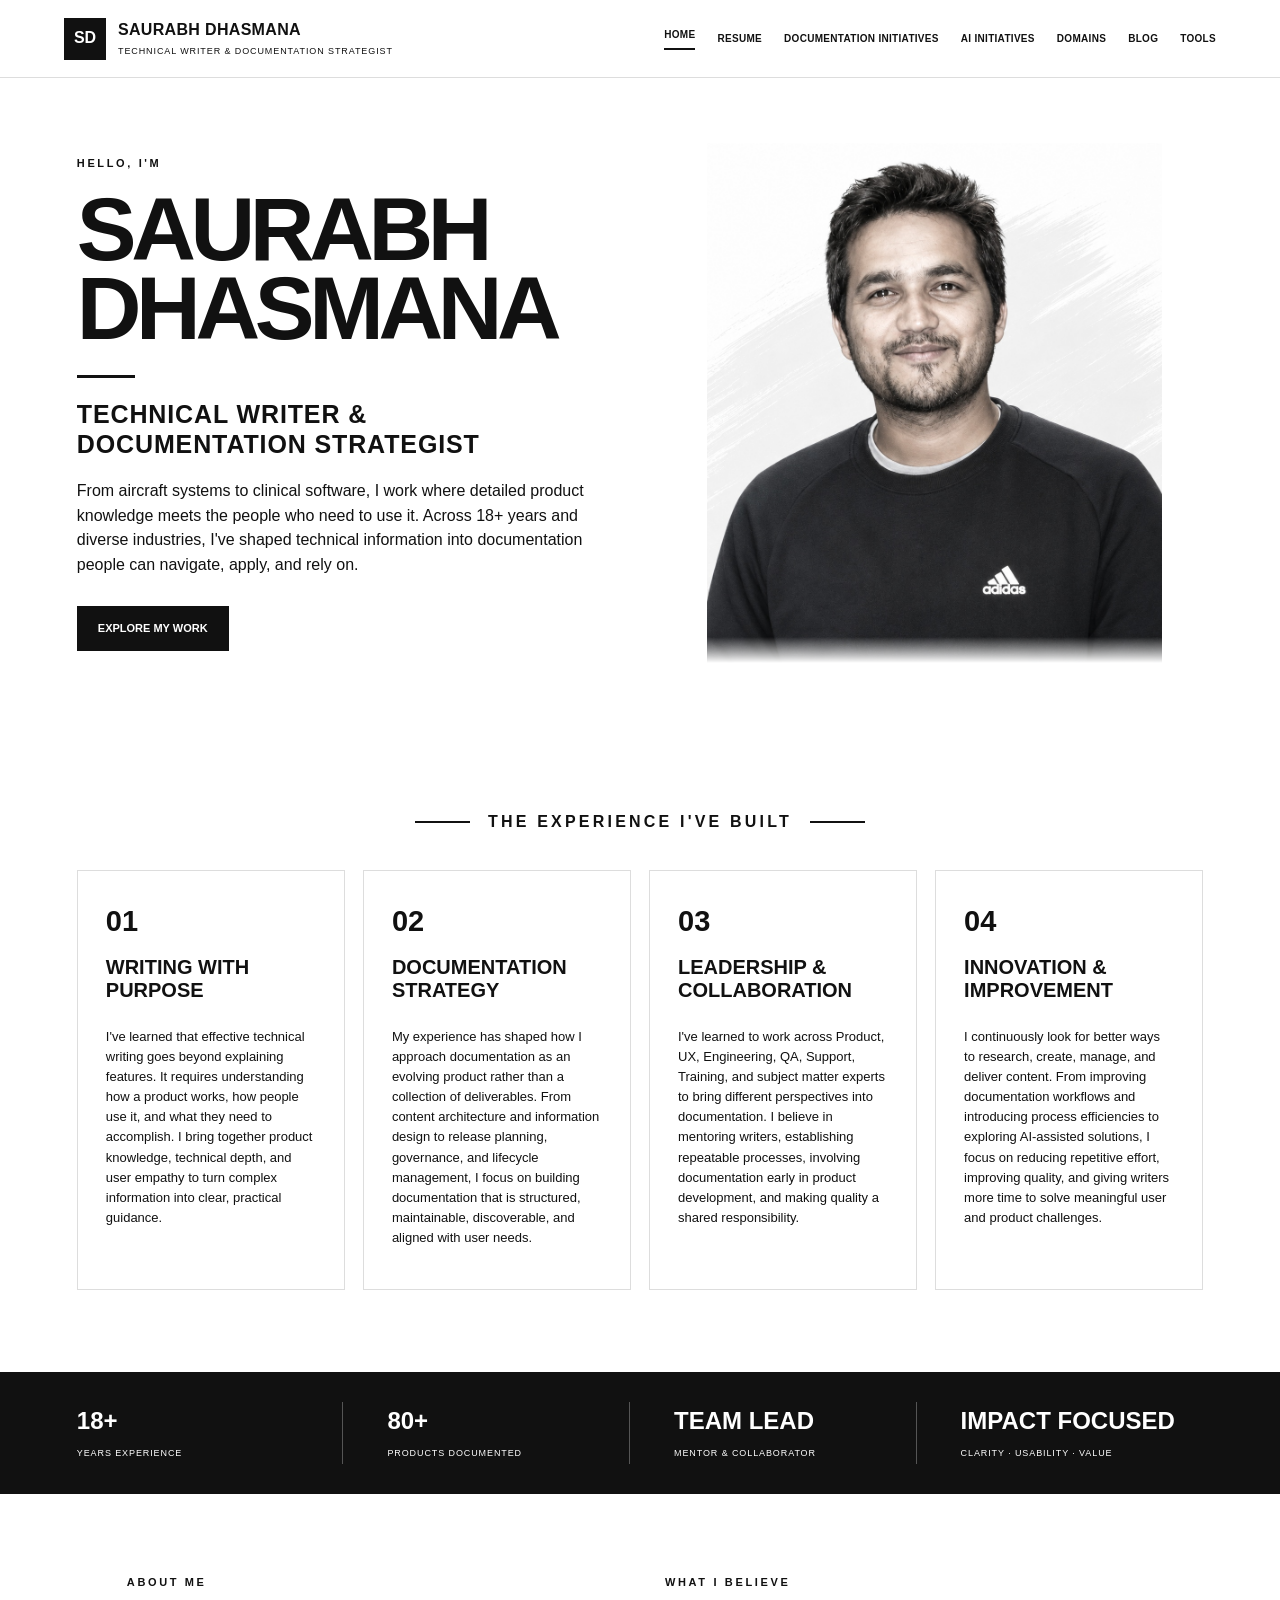
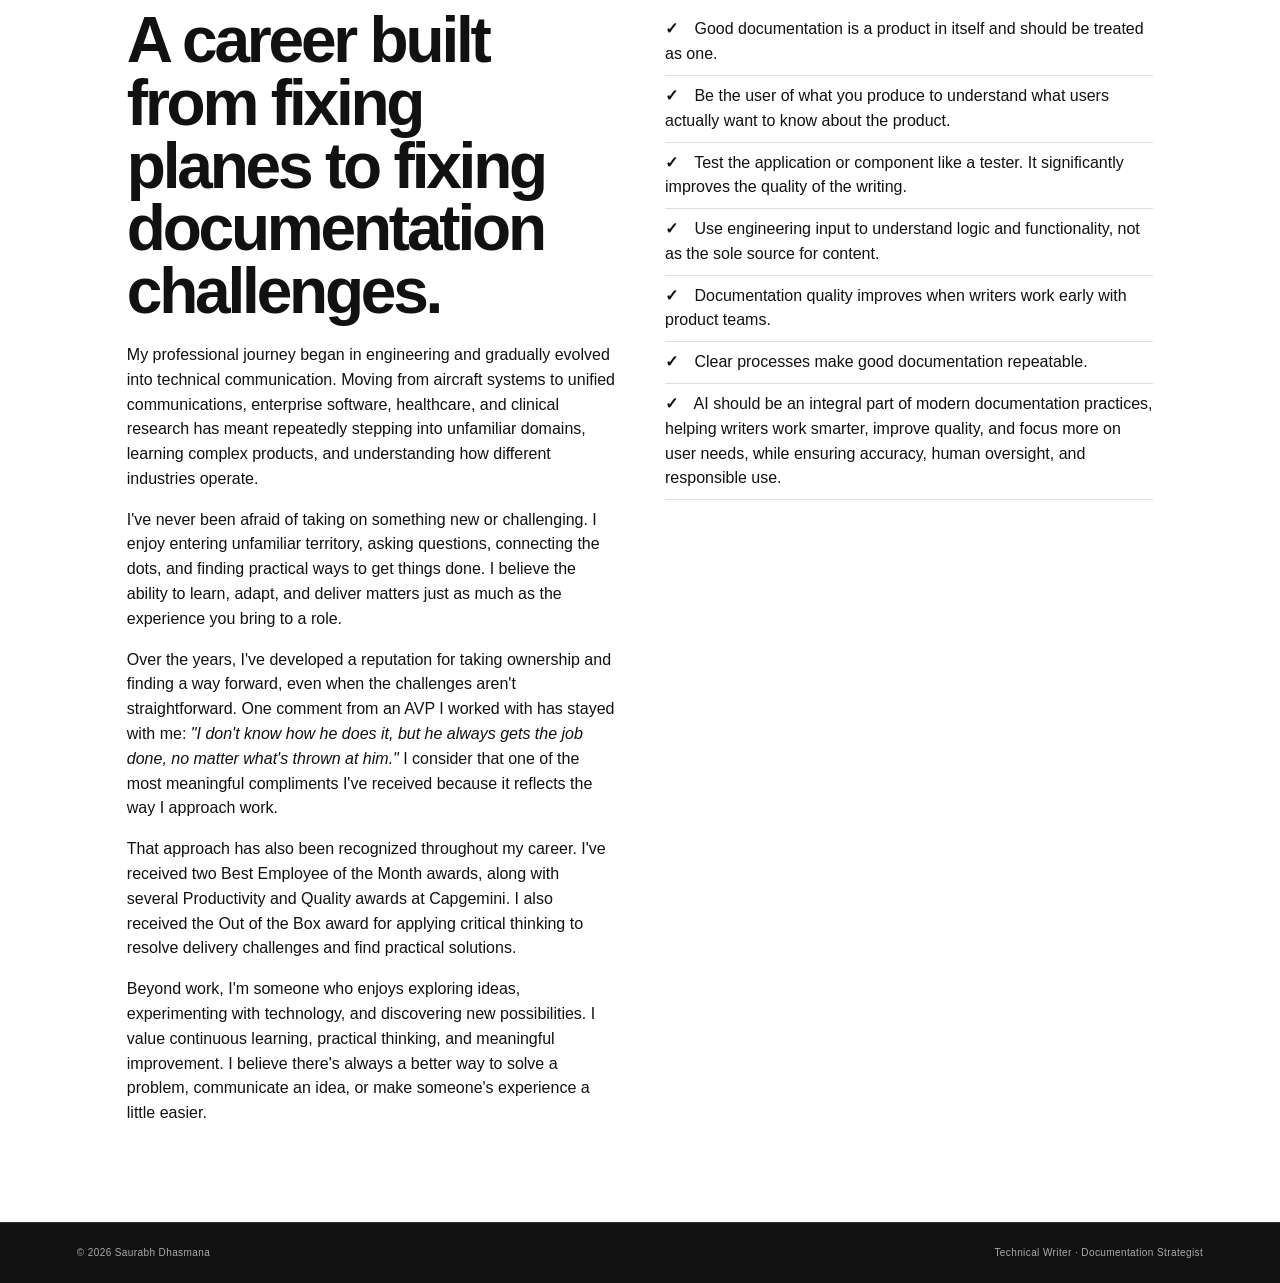
<file: index.html>
<!DOCTYPE html>
<html lang="en">
 <head>
  <meta charset="utf-8"/>
  <meta content="width=device-width, initial-scale=1.0" name="viewport"/>
  <title>
   Saurabh Dhasmana &mdash; Technical Writer &amp; Documentation Strategist
  </title>
  <link href="styles.css" rel="stylesheet"/>

  <style>

  /* Consistent responsive navigation across all portfolio pages */
  .menu-toggle {
   display: none;
   align-items: center;
   justify-content: center;
   gap: 7px;
   background: transparent;
   border: 1px solid #222;
   border-radius: 5px;
   padding: 9px 10px;
   color: #111;
   cursor: pointer;
   font: inherit;
   font-size: 12px;
   letter-spacing: 1px;
   text-transform: uppercase;
   flex: 0 0 auto;
   white-space: nowrap;
  }

  .menu-icon {
   width: 19px;
   height: 14px;
   display: flex;
   flex-direction: column;
   justify-content: space-between;
  }

  .menu-icon span {
   display: block;
   width: 19px;
   height: 2px;
   background: currentColor;
   transition: transform 0.25s ease, opacity 0.2s ease;
  }

  .menu-toggle[aria-expanded="true"] .menu-icon span:first-child {
   transform: translateY(6px) rotate(45deg);
  }

  .menu-toggle[aria-expanded="true"] .menu-icon span:nth-child(2) {
   opacity: 0;
  }

  .menu-toggle[aria-expanded="true"] .menu-icon span:last-child {
   transform: translateY(-6px) rotate(-45deg);
  }

  @media screen and (max-width: 760px) {
   .site-header {
    position: relative;
    display: flex;
    flex-direction: row;
    flex-wrap: nowrap;
    align-items: center;
    justify-content: space-between;
    gap: 8px;
    z-index: 1000;
    box-sizing: border-box;
   }

   .site-header > .brand {
    flex: 1 1 auto;
    min-width: 0;
    max-width: calc(100% - 100px);
   }

   .site-header > .brand strong {
    font-size: 12px;
   }

   .site-header > .brand small {
    font-size: 8px;
    line-height: 1.35;
   }

   .site-header > .menu-toggle {
    display: inline-flex;
    margin-left: auto;
   }

   .site-header > nav {
    display: none !important;
    position: absolute;
    top: 100%;
    left: 0;
    right: 0;
    width: 100%;
    box-sizing: border-box;
    flex-direction: column;
    align-items: stretch;
    gap: 0;
    padding: 8px 16px;
    margin: 0;
    background: #fff;
    border: 1px solid #dedede;
    border-radius: 0 0 8px 8px;
    box-shadow: 0 8px 18px rgba(0,0,0,0.10);
    z-index: 1001;
   }

   .site-header > nav.is-open {
    display: flex !important;
   }

   .site-header > nav a {
    display: block;
    width: 100%;
    box-sizing: border-box;
    padding: 13px 10px;
    border-bottom: 1px solid #eeeeee;
    text-decoration: none;
    font-size: 14px;
   }

   .site-header > nav a:last-child {
    border-bottom: none;
   }

   .site-header > nav a.active {
    font-weight: 700;
   }
  }
  </style>
 </head>

 <body>

  <header class="site-header">

   <a class="brand" href="index.html">
    <span class="brand-mark">
     SD
    </span>
    <span>
     <strong>
      SAURABH DHASMANA
     </strong>
     <small>
      TECHNICAL WRITER &amp; DOCUMENTATION STRATEGIST
     </small>
    </span>
   </a>

   <!-- MOBILE MENU BUTTON -->
   <button
    class="menu-toggle"
    type="button"
    aria-label="Open navigation menu"
    aria-expanded="false"
    aria-controls="main-navigation"
   >
    <span class="menu-icon" aria-hidden="true">
     <span></span>
     <span></span>
     <span></span>
    </span>
    <span class="menu-label">Menu</span>
   </button>

   <!-- MAIN NAVIGATION -->
   <nav id="main-navigation">
    <a class="active" href="index.html">
     Home
    </a>
    <a href="resume.html">
     Resume
    </a>
    <a href="documentation.html">
     Documentation Initiatives
    </a>
    <a href="ai.html">
     AI Initiatives
    </a>
    <a href="domains.html">
     Domains
    </a>
    <a href="blog.html">
     Blog
    </a>
    <a href="tools.html">
     Tools
    </a>
   </nav>

  </header>

  <main>

   <section class="hero">
    <div>
     <p class="eyebrow">
      HELLO, I'M
     </p>

     <h1>
      SAURABH
      <br/>
      DHASMANA
     </h1>

     <div class="rule"></div>

     <h2>
      Technical Writer &amp;
      <br/>
      Documentation Strategist
     </h2>

     <p class="intro">
      From aircraft systems to clinical software, I work where detailed
      product knowledge meets the people who need to use it. Across 18+
      years and diverse industries, I've shaped technical information
      into documentation people can navigate, apply, and rely on.
     </p>

     <div class="actions">
      <a class="button button-dark" href="documentation.html">
       Explore My Work
      </a>
     </div>
    </div>

    <div class="portrait-wrap">
     <img
      alt="Saurabh Dhasmana professional portrait"
      class="portrait"
      src="images/profile.jpg"
     />
    </div>
   </section>

   <section class="section">

 <div class="section-heading">
  <span></span>
  <h2>THE EXPERIENCE I'VE BUILT</h2>
  <span></span>
 </div>

 <div class="cards">

  <div class="card">
   <span class="number">01</span>
   <h3>
    Writing with
    <br/>
    Purpose
   </h3>
   <p>
    I've learned that effective technical writing goes beyond
    explaining features. It requires understanding how a product
    works, how people use it, and what they need to accomplish.
    I bring together product knowledge, technical depth, and user
    empathy to turn complex information into clear, practical guidance.
   </p>
  </div>

  <div class="card">
   <span class="number">02</span>
   <h3>
    Documentation
    <br/>
    Strategy
   </h3>
   <p>
    My experience has shaped how I approach documentation as an
    evolving product rather than a collection of deliverables.
    From content architecture and information design to release
    planning, governance, and lifecycle management, I focus on
    building documentation that is structured, maintainable,
    discoverable, and aligned with user needs.
   </p>
  </div>

  <div class="card">
   <span class="number">03</span>
   <h3>
    Leadership &
    <br/>
    Collaboration
   </h3>
   <p>
    I've learned to work across Product, UX, Engineering, QA,
    Support, Training, and subject matter experts to bring
    different perspectives into documentation. I believe in
    mentoring writers, establishing repeatable processes,
    involving documentation early in product development, and
    making quality a shared responsibility.
   </p>
  </div>

  <div class="card">
   <span class="number">04</span>
   <h3>
    Innovation &
    <br/>
    Improvement
   </h3>
   <p>
    I continuously look for better ways to research, create,
    manage, and deliver content. From improving documentation
    workflows and introducing process efficiencies to exploring
    AI-assisted solutions, I focus on reducing repetitive effort,
    improving quality, and giving writers more time to solve
    meaningful user and product challenges.
   </p>
  </div>

 </div>
</section>

   <section class="impact-strip">

    <div>
     <strong>18+</strong>
     <span>YEARS EXPERIENCE</span>
    </div>

    <div>
     <strong>80+</strong>
     <span>PRODUCTS DOCUMENTED</span>
    </div>

    <div>
     <strong>TEAM LEAD</strong>
     <span>MENTOR &amp; COLLABORATOR</span>
    </div>

    <div>
     <strong>IMPACT FOCUSED</strong>
     <span>CLARITY &middot; USABILITY &middot; VALUE</span>
    </div>

   </section>

   <section class="home-lower">

    <div>
 <p class="eyebrow">ABOUT ME</p>

 <h2>
  A career built from fixing planes to fixing documentation challenges.
 </h2>

 <p>
  My professional journey began in engineering and gradually evolved
  into technical communication. Moving from aircraft systems to
  unified communications, enterprise software, healthcare, and
  clinical research has meant repeatedly stepping into unfamiliar
  domains, learning complex products, and understanding how
  different industries operate.
 </p>

 <p>
  I've never been afraid of taking on something new or challenging.
  I enjoy entering unfamiliar territory, asking questions, connecting
  the dots, and finding practical ways to get things done. I believe
  the ability to learn, adapt, and deliver matters just as much as
  the experience you bring to a role.
 </p>

 <p>
  Over the years, I've developed a reputation for taking ownership
  and finding a way forward, even when the challenges aren't
  straightforward. One comment from an AVP I worked with has stayed
  with me:
  <em>
   "I don't know how he does it, but he always gets the job done,
   no matter what's thrown at him."
  </em>
  I consider that one of the most meaningful compliments I've
  received because it reflects the way I approach work.
 </p>

 <p>
  That approach has also been recognized throughout my career.
  I've received two Best Employee of the Month awards, along with
  several Productivity and Quality awards at Capgemini. I also
  received the Out of the Box award for applying critical thinking
  to resolve delivery challenges and find practical solutions.
 </p>

 <p>
  Beyond work, I'm someone who enjoys exploring ideas, experimenting
  with technology, and discovering new possibilities. I value
  continuous learning, practical thinking, and meaningful
  improvement. I believe there's always a better way to solve a
  problem, communicate an idea, or make someone's experience
  a little easier.
 </p>
</div>

    <div>
     <p class="eyebrow">WHAT I BELIEVE</p>

     <ul class="checklist">

      <li>
       Good documentation is a product in itself and should be treated as one.
      </li>

      <li>
       Be the user of what you produce to understand what users actually
       want to know about the product.
      </li>

      <li>
       Test the application or component like a tester. It significantly
       improves the quality of the writing.
      </li>

      <li>
       Use engineering input to understand logic and functionality,
       not as the sole source for content.
      </li>

      <li>
       Documentation quality improves when writers work early with
       product teams.
      </li>

      <li>
       Clear processes make good documentation repeatable.
      </li>

      <li>
       AI should be an integral part of modern documentation practices,
       helping writers work smarter, improve quality, and focus more
       on user needs, while ensuring accuracy, human oversight,
       and responsible use.
      </li>

     </ul>
    </div>

   </section>

  </main>

  <footer>
   <span>
    &copy; 2026 Saurabh Dhasmana
   </span>
   <span>
    Technical Writer &middot; Documentation Strategist
   </span>
  </footer>

  <!-- MOBILE MENU FUNCTIONALITY -->
  <script>
   const menuButton = document.querySelector('.menu-toggle');
   const navigation = document.querySelector('#main-navigation');
   const menuLabel = document.querySelector('.menu-label');

   function closeMenu() {
    navigation.classList.remove('is-open');
    menuButton.setAttribute('aria-expanded', 'false');
    menuButton.setAttribute('aria-label', 'Open navigation menu');
    menuLabel.textContent = 'Menu';
   }

   function openMenu() {
    navigation.classList.add('is-open');
    menuButton.setAttribute('aria-expanded', 'true');
    menuButton.setAttribute('aria-label', 'Close navigation menu');
    menuLabel.textContent = 'Close';
   }

   menuButton.addEventListener('click', function () {
    const isOpen = menuButton.getAttribute('aria-expanded') === 'true';

    if (isOpen) {
     closeMenu();
    } else {
     openMenu();
    }
   });

   // Close menu after selecting a navigation link.
   navigation.querySelectorAll('a').forEach(function (link) {
    link.addEventListener('click', closeMenu);
   });

   // Close menu when clicking outside the navigation.
   document.addEventListener('click', function (event) {
    if (
     !menuButton.contains(event.target) &&
     !navigation.contains(event.target)
    ) {
     closeMenu();
    }
   });

   // Close menu using the Escape key.
   document.addEventListener('keydown', function (event) {
    if (event.key === 'Escape') {
     closeMenu();
     menuButton.focus();
    }
   });

   // Close mobile navigation when returning to desktop width.
   window.addEventListener('resize', function () {
    if (window.innerWidth > 760) {
     closeMenu();
    }
   });
  </script>

 </body>
</html>
</file>
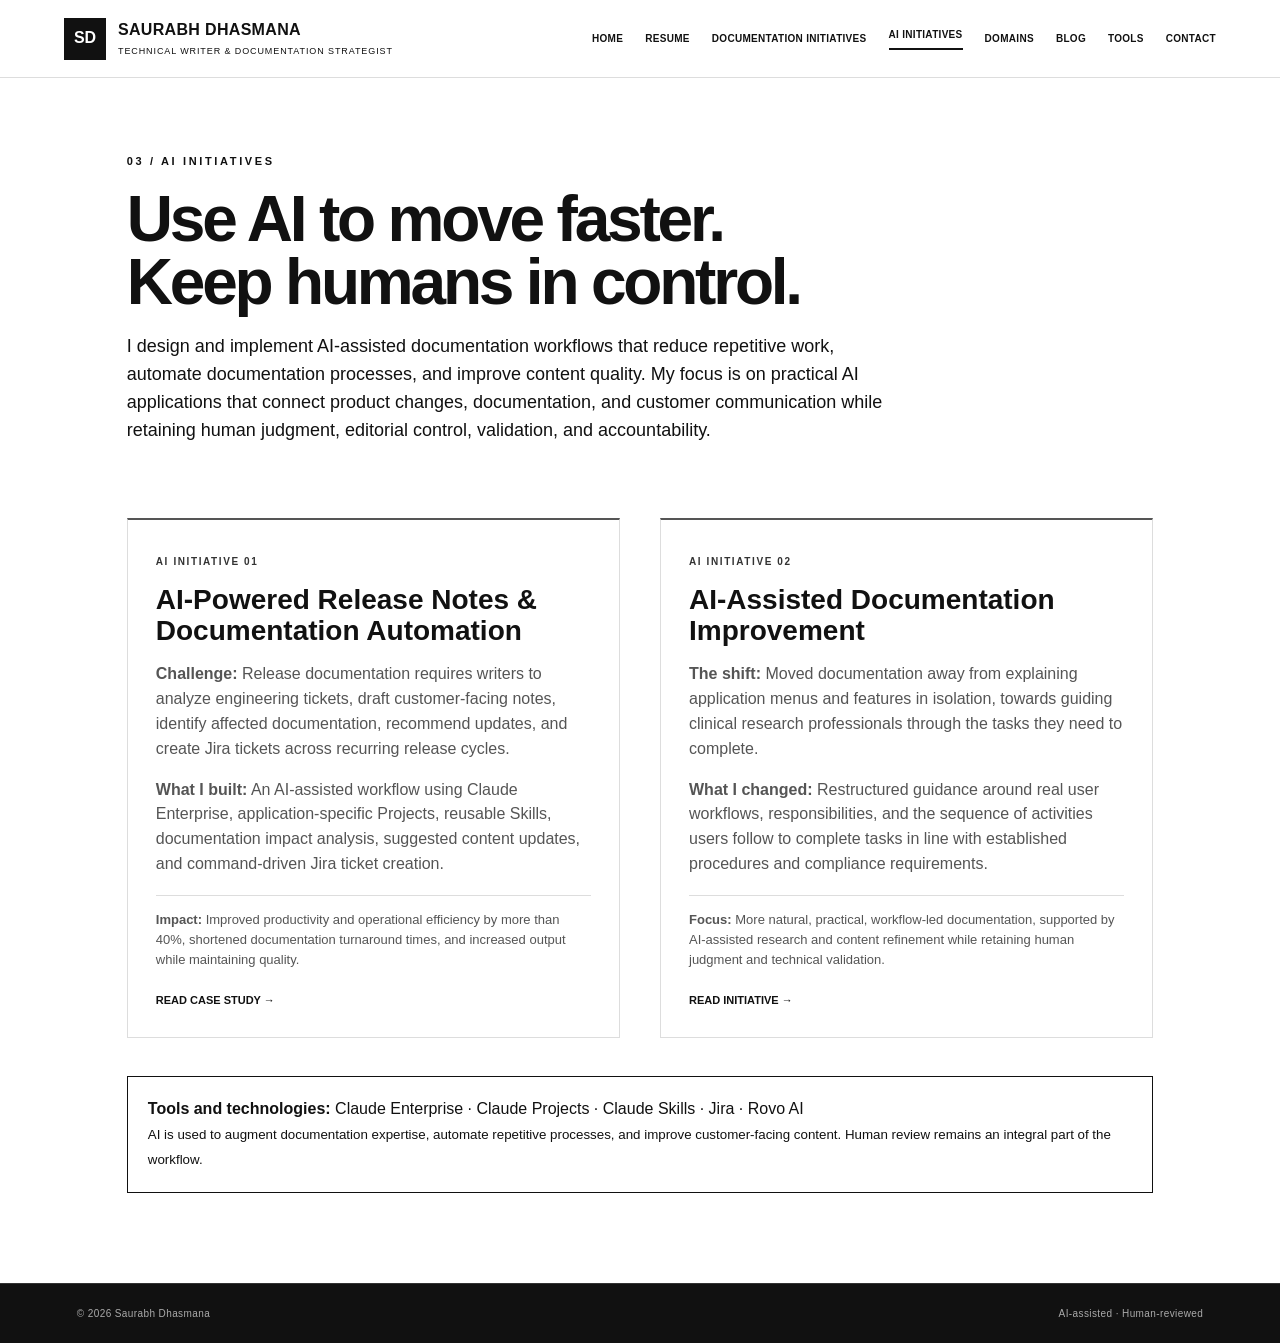
<file: ai.html>
<!DOCTYPE html>
<html lang="en">
 <head>
  <meta charset="utf-8"/>
  <meta content="width=device-width, initial-scale=1.0" name="viewport"/>
  <meta name="description" content="AI initiatives by Saurabh Dhasmana, showcasing AI-powered release documentation automation and workflow-centered documentation improvements for clinical research users."/>
  <title>
   AI Initiatives &mdash; Saurabh Dhasmana
  </title>
  <link href="styles.css" rel="stylesheet"/>
    <style>
   /* Card presentation follows the Documentation Initiatives landing page. */
   .ai-initiative-card {
    border:1px solid #ddd;
    border-top:2px solid #555;
    padding:28px;
    background:#fff;
    min-height:100%;
   }
   .ai-initiative-card p {
    color:#555;
   }
   .ai-initiative-card h2 {
    font-size:28px;
    line-height:1.1;
    margin:12px 0;
   }
   .ai-initiative-card .tag {
    color:#333;
   }
   .ai-initiative-card .explore {
    color:#111;
   }
   .ai-initiative-card .card-impact {
    border-top:1px solid #ddd;
    margin-top:18px;
    padding-top:14px;
    font-size:13px;
   }
   .ai-initiative-card:hover {
    border-color:#111;
    transform:translateY(-3px);
   }
   .ai-tools-callout {
    margin-top:38px;
   }
   .ai-detail-list {
    padding-left:22px;
    max-width:780px;
   }
   .ai-detail-list li {
    margin:0 0 10px;
    font-size:15px;
   }
   .ai-flow {
    grid-template-columns:repeat(3,1fr);
   }
   @media(max-width:1050px) {
    .ai-flow {
     grid-template-columns:1fr;
    }
   }
  </style>
  <style>

  /* Consistent responsive navigation across all portfolio pages */
  .menu-toggle {
   display: none;
   align-items: center;
   justify-content: center;
   gap: 7px;
   background: transparent;
   border: 1px solid #222;
   border-radius: 5px;
   padding: 9px 10px;
   color: #111;
   cursor: pointer;
   font: inherit;
   font-size: 12px;
   letter-spacing: 1px;
   text-transform: uppercase;
   flex: 0 0 auto;
   white-space: nowrap;
  }

  .menu-icon {
   width: 19px;
   height: 14px;
   display: flex;
   flex-direction: column;
   justify-content: space-between;
  }

  .menu-icon span {
   display: block;
   width: 19px;
   height: 2px;
   background: currentColor;
   transition: transform 0.25s ease, opacity 0.2s ease;
  }

  .menu-toggle[aria-expanded="true"] .menu-icon span:first-child {
   transform: translateY(6px) rotate(45deg);
  }

  .menu-toggle[aria-expanded="true"] .menu-icon span:nth-child(2) {
   opacity: 0;
  }

  .menu-toggle[aria-expanded="true"] .menu-icon span:last-child {
   transform: translateY(-6px) rotate(-45deg);
  }

  @media screen and (max-width: 760px) {
   .site-header {
    position: relative;
    display: flex;
    flex-direction: row;
    flex-wrap: nowrap;
    align-items: center;
    justify-content: space-between;
    gap: 8px;
    z-index: 1000;
    box-sizing: border-box;
   }

   .site-header > .brand {
    flex: 1 1 auto;
    min-width: 0;
    max-width: calc(100% - 100px);
   }

   .site-header > .brand strong {
    font-size: 12px;
   }

   .site-header > .brand small {
    font-size: 8px;
    line-height: 1.35;
   }

   .site-header > .menu-toggle {
    display: inline-flex;
    margin-left: auto;
   }

   .site-header > nav {
    display: none !important;
    position: absolute;
    top: 100%;
    left: 0;
    right: 0;
    width: 100%;
    box-sizing: border-box;
    flex-direction: column;
    align-items: stretch;
    gap: 0;
    padding: 8px 16px;
    margin: 0;
    background: #fff;
    border: 1px solid #dedede;
    border-radius: 0 0 8px 8px;
    box-shadow: 0 8px 18px rgba(0,0,0,0.10);
    z-index: 1001;
   }

   .site-header > nav.is-open {
    display: flex !important;
   }

   .site-header > nav a {
    display: block;
    width: 100%;
    box-sizing: border-box;
    padding: 13px 10px;
    border-bottom: 1px solid #eeeeee;
    text-decoration: none;
    font-size: 14px;
   }

   .site-header > nav a:last-child {
    border-bottom: none;
   }

   .site-header > nav a.active {
    font-weight: 700;
   }
  }

 </style>
 </head>

 <body>
  <header class="site-header">
   <a class="brand" href="index.html">
    <span class="brand-mark">SD</span>
    <span>
     <strong>SAURABH DHASMANA</strong>
     <small>TECHNICAL WRITER &amp; DOCUMENTATION STRATEGIST</small>
    </span>
   </a>
   
   <button class="menu-toggle" type="button"
    aria-label="Open navigation menu"
    aria-expanded="false"
    aria-controls="main-navigation">
    <span class="menu-icon" aria-hidden="true">
     <span></span><span></span><span></span>
    </span>
    <span class="menu-label">Menu</span>
   </button>
<nav id="main-navigation">
    <a href="index.html">Home</a>
    <a href="resume.html">Resume</a>
    <a href="documentation.html">Documentation Initiatives</a>
    <a class="active" href="ai.html">AI Initiatives</a>
    <a href="domains.html">Domains</a>
    <a href="blog.html">Blog</a>
    <a href="tools.html">Tools</a>
    <a href="contact.html">Contact</a>
   </nav>
  </header>

  <main>
   <section class="page-hero">
    <p class="eyebrow">03 / AI INITIATIVES</p>
    <h1>
     Use AI to move faster.
     <br/>
     Keep humans in control.
    </h1>
    <p class="lead">
     I design and implement AI-assisted documentation workflows
     that reduce repetitive work, automate documentation processes,
     and improve content quality. My focus is on practical AI
     applications that connect product changes, documentation,
     and customer communication while retaining human judgment,
     editorial control, validation, and accountability.
    </p>
   </section>

   <section aria-label="AI initiatives" class="page-content documentation-explorer">
    <div class="initiative-grid" id="aiInitiativeGrid">

     <article class="initiative-card ai-initiative-card" data-id="01" data-title="AI-Powered Release Notes &amp; Documentation Automation" tabindex="0">
      <span class="tag">AI INITIATIVE 01</span>
      <h2>AI-Powered Release Notes &amp; Documentation Automation</h2>
      <p><strong>Challenge:</strong> Release documentation requires writers to analyze engineering tickets, draft customer-facing notes, identify affected documentation, recommend updates, and create Jira tickets across recurring release cycles.</p>
      <p><strong>What I built:</strong> An AI-assisted workflow using Claude Enterprise, application-specific Projects, reusable Skills, documentation impact analysis, suggested content updates, and command-driven Jira ticket creation.</p>
      <p class="card-impact"><strong>Impact:</strong> Improved productivity and operational efficiency by more than 40%, shortened documentation turnaround times, and increased output while maintaining quality.</p>
      <span class="explore">READ CASE STUDY &rarr;</span>
     </article>

     <article class="initiative-card ai-initiative-card" data-id="02" data-title="AI-Assisted Documentation Improvement" tabindex="0">
      <span class="tag">AI INITIATIVE 02</span>
      <h2>AI-Assisted Documentation Improvement</h2>
      <p><strong>The shift:</strong> Moved documentation away from explaining application menus and features in isolation, towards guiding clinical research professionals through the tasks they need to complete.</p>
      <p><strong>What I changed:</strong> Restructured guidance around real user workflows, responsibilities, and the sequence of activities users follow to complete tasks in line with established procedures and compliance requirements.</p>
      <p class="card-impact"><strong>Focus:</strong> More natural, practical, workflow-led documentation, supported by AI-assisted research and content refinement while retaining human judgment and technical validation.</p>
      <span class="explore">READ INITIATIVE &rarr;</span>
     </article>

    </div>

    <div class="initiative-reading" hidden id="aiInitiativeReading">
     <aside aria-label="AI initiative table of contents" class="initiative-sidebar">
      <div class="sidebar-title">AI INITIATIVES</div>
      <div class="initiative-toc" id="aiInitiativeToc"></div>
     </aside>
     <article class="initiative-detail" id="aiInitiativeDetail" tabindex="-1"></article>
    </div>

    <div class="callout ai-tools-callout">
     <strong>Tools and technologies:</strong>
     Claude Enterprise &middot;
     Claude Projects &middot;
     Claude Skills &middot;
     Jira &middot;
     Rovo AI
     <br/>
     <small>
      AI is used to augment documentation expertise, automate
      repetitive processes, and improve customer-facing content.
      Human review remains an integral part of the workflow.
     </small>
    </div>
   </section>
  </main>

  <footer>
   <span>&copy; 2026 Saurabh Dhasmana</span>
   <span>AI-assisted &middot; Human-reviewed</span>
  </footer>

  <script>
   (function () {
    const grid = document.getElementById('aiInitiativeGrid');
    const reading = document.getElementById('aiInitiativeReading');
    const toc = document.getElementById('aiInitiativeToc');
    const detail = document.getElementById('aiInitiativeDetail');
    const cards = Array.from(grid.querySelectorAll('.ai-initiative-card'));

    const initiatives = [
     `
      <div class="detail-topline"><span>01 / 02</span></div>
      <h1>AI-Powered Release Notes &amp; Documentation Automation</h1>
      <p class="detail-meta">Claude Enterprise · Jira Automation · Release Documentation · Documentation Impact Analysis</p>

      <div class="detail-section">
       <h2>The challenge</h2>
       <p>Preparing release documentation for enterprise SaaS applications involves several time-consuming activities. Documentation teams must review engineering stories, understand product changes, assess customer impact, draft release notes, identify affected documentation, determine the required updates, and create corresponding Jira tickets.</p>
       <p>Documentation updates also require reviewing existing content, locating relevant sections, understanding product terminology, and ensuring that proposed changes are accurate, consistent, and useful to customers. Performing these activities manually across multiple applications and releases can introduce repetitive effort, inconsistencies, and delays.</p>
      </div>

      <div class="detail-section">
       <h2>The solution</h2>
       <p>Designed and implemented a reusable AI-assisted workflow using Claude Enterprise. Configured dedicated Claude Projects for individual applications, incorporating application context, reference documentation, project instructions, and reusable workflows.</p>
       <p>Developed a reusable Claude Skill to standardize Jira story analysis and customer-facing release note generation. Shared the Skill with documentation team members to encourage consistent workflows and broader adoption.</p>
      </div>

      <div class="detail-section">
       <h2>How the workflow works</h2>
       <div class="ai-flow">
        <article><b>01</b><h3>Analyze</h3><p>Analyze Jira stories, descriptions, acceptance criteria, and relevant supporting information to understand product changes and their customer impact.</p></article>
        <article><b>02</b><h3>Generate</h3><p>Generate customer-facing release notes using application-specific context, reusable Skills, project instructions, and established documentation standards.</p></article>
        <article><b>03</b><h3>Assess</h3><p>Identify potentially affected documentation topics and specific sections by analyzing product changes against existing documentation.</p></article>
        <article><b>04</b><h3>Recommend</h3><p>Highlight relevant sections of existing documentation and recommend draft content updates based on identified product changes.</p></article>
        <article><b>05</b><h3>Review</h3><p>Review and refine generated release notes and suggested documentation updates for technical accuracy, clarity, consistency, and customer relevance.</p></article>
        <article><b>06</b><h3>Automate</h3><p>Create Jira release note tickets through a simple command, automatically populating the ticket Description field with finalized and approved release note content.</p></article>
       </div>
      </div>

      <div class="detail-section">
       <h2>Key capabilities</h2>
       <ul class="ai-detail-list">
        <li><strong>Application-specific AI Projects:</strong> Dedicated Claude Projects with application context, reference materials, and reusable instructions to support consistent documentation workflows.</li>
        <li><strong>Reusable Claude Skills:</strong> Standardized instructions and workflows for analyzing Jira stories and generating customer-facing release notes, shared with documentation team members.</li>
        <li><strong>Automated release notes generation:</strong> Analysis of engineering changes and generation of customer-focused release note drafts aligned with documentation standards.</li>
        <li><strong>Documentation impact analysis:</strong> Identification of potentially affected Learning Portal topics and specific content sections based on Jira stories and product changes.</li>
        <li><strong>Contextual content recommendations:</strong> Highlighting impacted documentation sections and providing suggested content updates to help writers understand what needs to change and where.</li>
        <li><strong>Jira ticket creation automation:</strong> Command-driven creation of release note tickets with finalized content automatically added to the Description field, eliminating manual ticket creation and content transfer.</li>
        <li><strong>Human-reviewed content:</strong> Documentation writers retain editorial control and validate generated content before approval and downstream actions.</li>
       </ul>
      </div>

      <div class="detail-section">
       <h2>Governance and human oversight</h2>
       <ul class="ai-detail-list">
        <li>Application-specific context and approved reference materials guide AI-generated content.</li>
        <li>Generated release notes and documentation recommendations are reviewed and refined by documentation writers.</li>
        <li>Technical accuracy and product behavior are validated through SME collaboration and product verification.</li>
        <li>Finalized release note content is approved before the automated Jira ticket creation step.</li>
        <li>AI-generated suggestions are treated as recommendations, not automatically approved documentation changes.</li>
        <li>Human review and editorial accountability remain integral to the documentation lifecycle.</li>
       </ul>
      </div>

      <div class="detail-section detail-impact">
       <h2>Business impact and measurable outcomes</h2>
       <div class="impact-number">40%+</div>
       <p class="impact-label">improvement in productivity and operational efficiency</p>
       <p>In my current role, implementing AI-powered documentation workflows has improved productivity and operational efficiency by more than 40%. By automating repetitive activities across release note generation, documentation impact analysis, content recommendations, and Jira ticket creation, I have significantly reduced manual effort and accelerated documentation delivery.</p>
       <p>These improvements have shortened release documentation turnaround times while enabling the team to produce more documentation within tighter release schedules, without compromising technical accuracy, content quality, or editorial standards.</p>
       <p>Beyond productivity gains, AI-assisted research, content analysis, and refinement have improved documentation consistency, readability, and usability, resulting in clearer, more customer-focused content.</p>
       <p>The outcome is a more efficient documentation process that allows writers to spend less time on repetitive operational activities and more time on content quality, product understanding, and customer experience.</p>
      </div>

      <div class="detail-section">
       <h2>Technology and approach</h2>
       <p>Claude Enterprise · Claude Projects · Claude Skills · Jira · AI-assisted content analysis · Human-reviewed documentation</p>
      </div>

      <div class="detail-nav">
       <button type="button" data-back>← ALL AI INITIATIVES</button>
       <button type="button" class="next-button" data-next>NEXT INITIATIVE →</button>
      </div>
     `,
     `
       <div class="detail-topline"><span>02 / 02</span></div>
       <h1>AI-Assisted Documentation Improvement</h1>
       <p class="detail-meta">Workflow-Centered Documentation · Clinical Research User Experience · Procedure-Oriented Guidance · AI-Assisted Refinement</p>

       <div class="detail-section">
        <h2>The opportunity</h2>
        <p>Previously, application documentation was largely organized around the product itself—its menus, options, screens, and available features. This explained what the application could do, but it did not always reflect how clinical research professionals work or how they complete tasks as part of their day-to-day responsibilities.</p>
        <p>The opportunity was to move beyond feature-by-feature explanations and make documentation more natural, practical, and aligned with the workflows users follow, including the procedures and compliance requirements that shape their work.</p>
       </div>

       <div class="detail-section">
        <h2>What I changed</h2>
        <p>I rethought the documentation approach by focusing on the end user rather than the application's menu structure. I developed a better understanding of clinical research users, their responsibilities, the tasks they perform, and the procedures they follow to meet compliance requirements.</p>
        <p>I then applied this understanding to restructure documentation around real-world workflows. Instead of asking users to navigate through feature descriptions and work out how different options fit together, the documentation guides them through a task from beginning to end—much like following an established operational procedure.</p>
        <p>This makes the content more intuitive and contextual. Users can identify what they need to accomplish and follow the relevant steps in a logical sequence that reflects their working practices.</p>
       </div>

       <div class="detail-section">
        <h2>How AI supports the transformation</h2>
        <p>AI tools such as Claude support the process by helping analyze existing content, explore alternative structures, refine explanations, and improve consistency. They can also accelerate documentation research, synthesize SME discussions, and help develop or refine initial content drafts.</p>
        <p>The direction is grounded in my understanding of the product, clinical research workflows, and user needs. Product knowledge, compliance awareness, technical validation, and final editorial decisions remain essential human responsibilities.</p>
       </div>

       <div class="detail-section">
        <h2>Areas of improvement</h2>
        <div class="ai-flow">
         <article><b>01</b><h3>From menus to workflows</h3><p>Moved away from organizing guidance primarily around application menus and features. Documentation now follows the tasks users need to accomplish and the sequence in which they perform them.</p></article>
         <article><b>02</b><h3>Understanding the end user</h3><p>Focused on understanding clinical research professionals, their responsibilities, operational processes, and the context in which they use the application.</p></article>
         <article><b>03</b><h3>Procedure-oriented guidance</h3><p>Structured instructions to read like practical, step-by-step procedures, reflecting users' working practices and applicable compliance processes.</p></article>
         <article><b>04</b><h3>AI-assisted refinement</h3><p>Used AI to analyze existing documentation, explore better content structures, simplify complex explanations, refine language, and improve consistency across Learning Portal articles and UI microcopy.</p></article>
        </div>
       </div>

       <div class="detail-section">
        <h2>The result</h2>
        <p>Documentation is no longer just a description of the application's menus and capabilities. It is a practical guide that helps users accomplish specific tasks in the context of their actual work.</p>
        <p>By connecting product functionality to user workflows and established procedures, the guidance feels more natural, easier to follow, and more relevant to clinical research professionals. It helps bridge the gap between what the application offers and how users need to use it.</p>
       </div>

       <div class="detail-section">
        <h2>Guiding principle</h2>
        <p>Documentation should not simply explain what an application contains. It should help users accomplish what they need to do. By combining workflow understanding, product knowledge, compliance awareness, and AI-assisted refinement, I have helped move documentation towards a more natural, task-oriented learning experience.</p>
       </div>

       <div class="detail-nav">
        <button type="button" data-back>← ALL AI INITIATIVES</button>
        <button type="button" class="next-button" data-next>NEXT INITIATIVE →</button>
       </div>
     `
    ];

    function buildToc(activeIndex) {
     toc.innerHTML = cards.map((card, index) => `
      <button class="toc-item${index === activeIndex ? ' active' : ''}" type="button" data-index="${index}">
       <span class="toc-number">${card.dataset.id}</span>
       <span class="toc-title">${card.dataset.title}</span>
      </button>
     `).join('');

     toc.querySelectorAll('.toc-item').forEach(button => {
      button.addEventListener('click', () => showInitiative(Number(button.dataset.index)));
     });
    }

    function showInitiative(index) {
     grid.classList.add('grid-collapsing');
     window.setTimeout(() => {
      grid.hidden = true;
      grid.classList.remove('grid-collapsing');
      reading.hidden = false;
      document.body.classList.add('documentation-reading-mode');
      detail.innerHTML = initiatives[index];
      buildToc(index);
      reading.scrollIntoView({ behavior: 'smooth', block: 'start' });
      detail.focus({ preventScroll: true });

      detail.querySelector('[data-back]').addEventListener('click', resetView);
      detail.querySelector('[data-next]').addEventListener('click', () => {
       showInitiative((index + 1) % cards.length);
      });
     }, 260);
    }

    function resetView() {
     grid.classList.remove('grid-collapsing');
     grid.hidden = false;
     reading.hidden = true;
     document.body.classList.remove('documentation-reading-mode');
     detail.innerHTML = '';
     toc.innerHTML = '';
     window.scrollTo({ top: 0, behavior: 'smooth' });
    }

    cards.forEach((card, index) => {
     card.addEventListener('click', () => showInitiative(index));
     card.addEventListener('keydown', event => {
      if (event.key === 'Enter' || event.key === ' ') {
       event.preventDefault();
       showInitiative(index);
      }
     });
    });

    window.addEventListener('pageshow', event => {
     if (event.persisted) resetView();
    });
   })();
  </script>
 
  <script>
   (function () {
    const menuButton = document.querySelector('.menu-toggle');
    const navigation = document.querySelector('#main-navigation');
    if (!menuButton || !navigation) return;

    const menuLabel = menuButton.querySelector('.menu-label');

    function closeMenu() {
     navigation.classList.remove('is-open');
     menuButton.setAttribute('aria-expanded', 'false');
     menuButton.setAttribute('aria-label', 'Open navigation menu');
     if (menuLabel) menuLabel.textContent = 'Menu';
    }

    function openMenu() {
     navigation.classList.add('is-open');
     menuButton.setAttribute('aria-expanded', 'true');
     menuButton.setAttribute('aria-label', 'Close navigation menu');
     if (menuLabel) menuLabel.textContent = 'Close';
    }

    menuButton.addEventListener('click', function () {
     const isOpen = menuButton.getAttribute('aria-expanded') === 'true';
     if (isOpen) closeMenu();
     else openMenu();
    });

    navigation.querySelectorAll('a').forEach(function (link) {
     link.addEventListener('click', closeMenu);
    });

    document.addEventListener('click', function (event) {
     if (!menuButton.contains(event.target) && !navigation.contains(event.target)) {
      closeMenu();
     }
    });

    document.addEventListener('keydown', function (event) {
     if (event.key === 'Escape') {
      closeMenu();
      menuButton.focus();
     }
    });

    window.addEventListener('resize', function () {
     if (window.innerWidth > 760) closeMenu();
    });
   })();
  </script>

 </body>
</html>
</file>
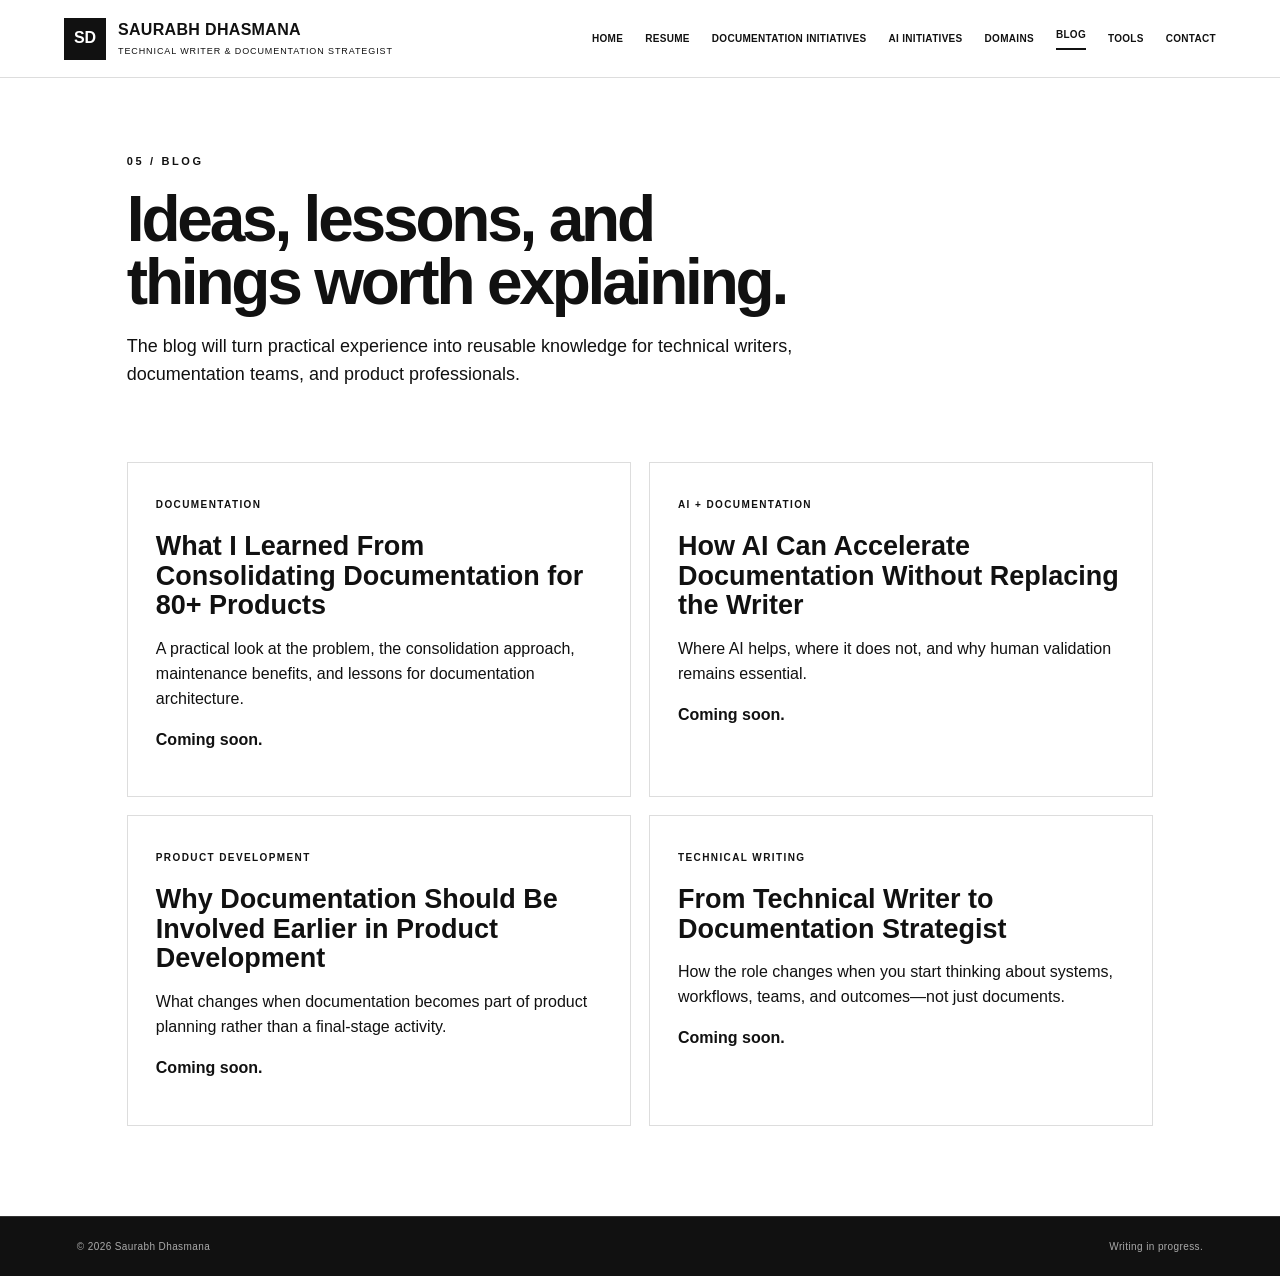
<file: blog.html>
<!DOCTYPE html>
<html lang="en">
 <head>
  <meta charset="utf-8"/>
  <meta content="width=device-width, initial-scale=1.0" name="viewport"/>
  <title>
   Blog &mdash; Saurabh Dhasmana
  </title>
  <link href="styles.css" rel="stylesheet"/>
  <style>

  /* Consistent responsive navigation across all portfolio pages */
  .menu-toggle {
   display: none;
   align-items: center;
   justify-content: center;
   gap: 7px;
   background: transparent;
   border: 1px solid #222;
   border-radius: 5px;
   padding: 9px 10px;
   color: #111;
   cursor: pointer;
   font: inherit;
   font-size: 12px;
   letter-spacing: 1px;
   text-transform: uppercase;
   flex: 0 0 auto;
   white-space: nowrap;
  }

  .menu-icon {
   width: 19px;
   height: 14px;
   display: flex;
   flex-direction: column;
   justify-content: space-between;
  }

  .menu-icon span {
   display: block;
   width: 19px;
   height: 2px;
   background: currentColor;
   transition: transform 0.25s ease, opacity 0.2s ease;
  }

  .menu-toggle[aria-expanded="true"] .menu-icon span:first-child {
   transform: translateY(6px) rotate(45deg);
  }

  .menu-toggle[aria-expanded="true"] .menu-icon span:nth-child(2) {
   opacity: 0;
  }

  .menu-toggle[aria-expanded="true"] .menu-icon span:last-child {
   transform: translateY(-6px) rotate(-45deg);
  }

  @media screen and (max-width: 760px) {
   .site-header {
    position: relative;
    display: flex;
    flex-direction: row;
    flex-wrap: nowrap;
    align-items: center;
    justify-content: space-between;
    gap: 8px;
    z-index: 1000;
    box-sizing: border-box;
   }

   .site-header > .brand {
    flex: 1 1 auto;
    min-width: 0;
    max-width: calc(100% - 100px);
   }

   .site-header > .brand strong {
    font-size: 12px;
   }

   .site-header > .brand small {
    font-size: 8px;
    line-height: 1.35;
   }

   .site-header > .menu-toggle {
    display: inline-flex;
    margin-left: auto;
   }

   .site-header > nav {
    display: none !important;
    position: absolute;
    top: 100%;
    left: 0;
    right: 0;
    width: 100%;
    box-sizing: border-box;
    flex-direction: column;
    align-items: stretch;
    gap: 0;
    padding: 8px 16px;
    margin: 0;
    background: #fff;
    border: 1px solid #dedede;
    border-radius: 0 0 8px 8px;
    box-shadow: 0 8px 18px rgba(0,0,0,0.10);
    z-index: 1001;
   }

   .site-header > nav.is-open {
    display: flex !important;
   }

   .site-header > nav a {
    display: block;
    width: 100%;
    box-sizing: border-box;
    padding: 13px 10px;
    border-bottom: 1px solid #eeeeee;
    text-decoration: none;
    font-size: 14px;
   }

   .site-header > nav a:last-child {
    border-bottom: none;
   }

   .site-header > nav a.active {
    font-weight: 700;
   }
  }

 </style>
 </head>
 <body>
  <header class="site-header">
   <a class="brand" href="index.html">
    <span class="brand-mark">
     SD
    </span>
    <span>
     <strong>
      SAURABH DHASMANA
     </strong>
     <small>
      TECHNICAL WRITER &amp; DOCUMENTATION STRATEGIST
     </small>
    </span>
   </a>
   
   <button class="menu-toggle" type="button"
    aria-label="Open navigation menu"
    aria-expanded="false"
    aria-controls="main-navigation">
    <span class="menu-icon" aria-hidden="true">
     <span></span><span></span><span></span>
    </span>
    <span class="menu-label">Menu</span>
   </button>
<nav id="main-navigation">
    <a href="index.html">
     Home
    </a>
    <a href="resume.html">
     Resume
    </a>
    <a href="documentation.html">
     Documentation Initiatives
    </a>
    <a href="ai.html">
     AI Initiatives
    </a>
    <a href="domains.html">
     Domains
    </a>
    <a class="active" href="blog.html">
     Blog
    </a>
    <a href="tools.html">
     Tools
    </a>
    <a href="contact.html">
     Contact
    </a>
   </nav>
  </header>
  <main>
   <section class="page-hero">
    <p class="eyebrow">
     05 / BLOG
    </p>
    <h1>
     Ideas, lessons, and
     <br/>
     things worth explaining.
    </h1>
    <p class="lead">
     The blog will turn practical experience into reusable knowledge for technical writers, documentation teams, and product professionals.
    </p>
   </section>
   <section class="page-content">
    <div class="blog-grid">
     <article class="blog-card">
      <span>
       DOCUMENTATION
      </span>
      <h2>
       What I Learned From Consolidating Documentation for 80+ Products
      </h2>
      <p>
       A practical look at the problem, the consolidation approach, maintenance benefits, and lessons for documentation architecture.
      </p>
      <p>
       <strong>
        Coming soon.
       </strong>
      </p>
     </article>
     <article class="blog-card">
      <span>
       AI + DOCUMENTATION
      </span>
      <h2>
       How AI Can Accelerate Documentation Without Replacing the Writer
      </h2>
      <p>
       Where AI helps, where it does not, and why human validation remains essential.
      </p>
      <p>
       <strong>
        Coming soon.
       </strong>
      </p>
     </article>
     <article class="blog-card">
      <span>
       PRODUCT DEVELOPMENT
      </span>
      <h2>
       Why Documentation Should Be Involved Earlier in Product Development
      </h2>
      <p>
       What changes when documentation becomes part of product planning rather than a final-stage activity.
      </p>
      <p>
       <strong>
        Coming soon.
       </strong>
      </p>
     </article>
     <article class="blog-card">
      <span>
       TECHNICAL WRITING
      </span>
      <h2>
       From Technical Writer to Documentation Strategist
      </h2>
      <p>
       How the role changes when you start thinking about systems, workflows, teams, and outcomes&mdash;not just documents.
      </p>
      <p>
       <strong>
        Coming soon.
       </strong>
      </p>
     </article>
    </div>
   </section>
  </main>
  <footer>
   <span>
    &copy; 2026 Saurabh Dhasmana
   </span>
   <span>
    Writing in progress.
   </span>
  </footer>
 
  <script>
   (function () {
    const menuButton = document.querySelector('.menu-toggle');
    const navigation = document.querySelector('#main-navigation');
    if (!menuButton || !navigation) return;

    const menuLabel = menuButton.querySelector('.menu-label');

    function closeMenu() {
     navigation.classList.remove('is-open');
     menuButton.setAttribute('aria-expanded', 'false');
     menuButton.setAttribute('aria-label', 'Open navigation menu');
     if (menuLabel) menuLabel.textContent = 'Menu';
    }

    function openMenu() {
     navigation.classList.add('is-open');
     menuButton.setAttribute('aria-expanded', 'true');
     menuButton.setAttribute('aria-label', 'Close navigation menu');
     if (menuLabel) menuLabel.textContent = 'Close';
    }

    menuButton.addEventListener('click', function () {
     const isOpen = menuButton.getAttribute('aria-expanded') === 'true';
     if (isOpen) closeMenu();
     else openMenu();
    });

    navigation.querySelectorAll('a').forEach(function (link) {
     link.addEventListener('click', closeMenu);
    });

    document.addEventListener('click', function (event) {
     if (!menuButton.contains(event.target) && !navigation.contains(event.target)) {
      closeMenu();
     }
    });

    document.addEventListener('keydown', function (event) {
     if (event.key === 'Escape') {
      closeMenu();
      menuButton.focus();
     }
    });

    window.addEventListener('resize', function () {
     if (window.innerWidth > 760) closeMenu();
    });
   })();
  </script>

 </body>
</html>
</file>
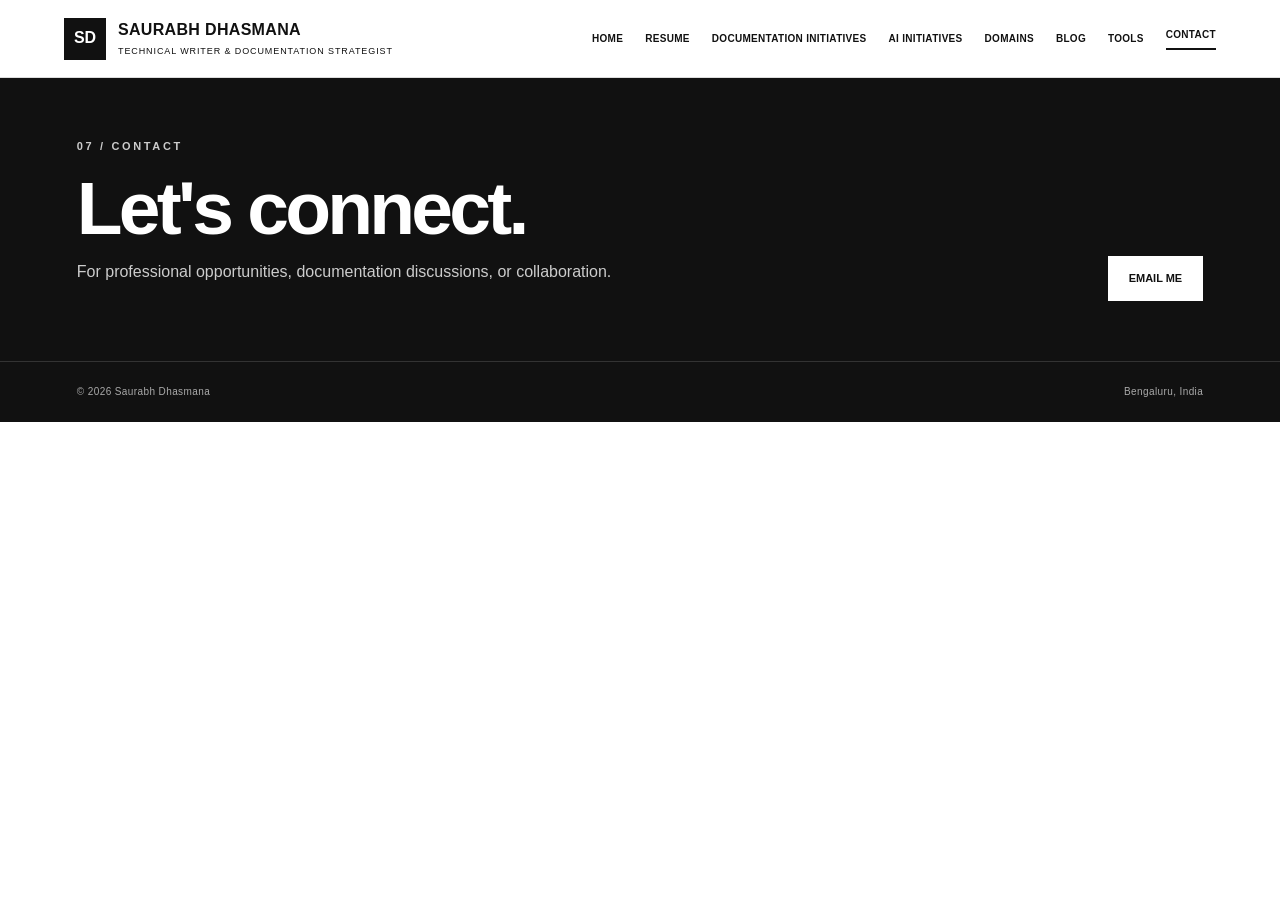
<file: contact.html>
<!DOCTYPE html>
<html lang="en">
 <head>
  <meta charset="utf-8"/>
  <meta content="width=device-width, initial-scale=1.0" name="viewport"/>
  <title>
   Contact &mdash; Saurabh Dhasmana
  </title>
  <link href="styles.css" rel="stylesheet"/>
  <style>

  /* Consistent responsive navigation across all portfolio pages */
  .menu-toggle {
   display: none;
   align-items: center;
   justify-content: center;
   gap: 7px;
   background: transparent;
   border: 1px solid #222;
   border-radius: 5px;
   padding: 9px 10px;
   color: #111;
   cursor: pointer;
   font: inherit;
   font-size: 12px;
   letter-spacing: 1px;
   text-transform: uppercase;
   flex: 0 0 auto;
   white-space: nowrap;
  }

  .menu-icon {
   width: 19px;
   height: 14px;
   display: flex;
   flex-direction: column;
   justify-content: space-between;
  }

  .menu-icon span {
   display: block;
   width: 19px;
   height: 2px;
   background: currentColor;
   transition: transform 0.25s ease, opacity 0.2s ease;
  }

  .menu-toggle[aria-expanded="true"] .menu-icon span:first-child {
   transform: translateY(6px) rotate(45deg);
  }

  .menu-toggle[aria-expanded="true"] .menu-icon span:nth-child(2) {
   opacity: 0;
  }

  .menu-toggle[aria-expanded="true"] .menu-icon span:last-child {
   transform: translateY(-6px) rotate(-45deg);
  }

  @media screen and (max-width: 760px) {
   .site-header {
    position: relative;
    display: flex;
    flex-direction: row;
    flex-wrap: nowrap;
    align-items: center;
    justify-content: space-between;
    gap: 8px;
    z-index: 1000;
    box-sizing: border-box;
   }

   .site-header > .brand {
    flex: 1 1 auto;
    min-width: 0;
    max-width: calc(100% - 100px);
   }

   .site-header > .brand strong {
    font-size: 12px;
   }

   .site-header > .brand small {
    font-size: 8px;
    line-height: 1.35;
   }

   .site-header > .menu-toggle {
    display: inline-flex;
    margin-left: auto;
   }

   .site-header > nav {
    display: none !important;
    position: absolute;
    top: 100%;
    left: 0;
    right: 0;
    width: 100%;
    box-sizing: border-box;
    flex-direction: column;
    align-items: stretch;
    gap: 0;
    padding: 8px 16px;
    margin: 0;
    background: #fff;
    border: 1px solid #dedede;
    border-radius: 0 0 8px 8px;
    box-shadow: 0 8px 18px rgba(0,0,0,0.10);
    z-index: 1001;
   }

   .site-header > nav.is-open {
    display: flex !important;
   }

   .site-header > nav a {
    display: block;
    width: 100%;
    box-sizing: border-box;
    padding: 13px 10px;
    border-bottom: 1px solid #eeeeee;
    text-decoration: none;
    font-size: 14px;
   }

   .site-header > nav a:last-child {
    border-bottom: none;
   }

   .site-header > nav a.active {
    font-weight: 700;
   }
  }

 </style>
 </head>
 <body>
  <header class="site-header">
   <a class="brand" href="index.html">
    <span class="brand-mark">
     SD
    </span>
    <span>
     <strong>
      SAURABH DHASMANA
     </strong>
     <small>
      TECHNICAL WRITER &amp; DOCUMENTATION STRATEGIST
     </small>
    </span>
   </a>
   
   <button class="menu-toggle" type="button"
    aria-label="Open navigation menu"
    aria-expanded="false"
    aria-controls="main-navigation">
    <span class="menu-icon" aria-hidden="true">
     <span></span><span></span><span></span>
    </span>
    <span class="menu-label">Menu</span>
   </button>
<nav id="main-navigation">
    <a href="index.html">
     Home
    </a>
    <a href="resume.html">
     Resume
    </a>
    <a href="documentation.html">
     Documentation Initiatives
    </a>
    <a href="ai.html">
     AI Initiatives
    </a>
    <a href="domains.html">
     Domains
    </a>
    <a href="blog.html">
     Blog
    </a>
    <a href="tools.html">
     Tools
    </a>
    <a class="active" href="contact.html">
     Contact
    </a>
   </nav>
  </header>
  <main>
   <section class="contact-box">
    <div>
     <p class="eyebrow">
      07 / CONTACT
     </p>
     <h1>
      Let's connect.
     </h1>
     <p>
      For professional opportunities, documentation discussions, or collaboration.
     </p>
    </div>
    <a class="button button-light" href="mailto:saurabh.dhasmana@gmail.com">
     Email Me
    </a>
   </section>
  </main>
  <footer>
   <span>
    &copy; 2026 Saurabh Dhasmana
   </span>
   <span>
    Bengaluru, India
   </span>
  </footer>
 
  <script>
   (function () {
    const menuButton = document.querySelector('.menu-toggle');
    const navigation = document.querySelector('#main-navigation');
    if (!menuButton || !navigation) return;

    const menuLabel = menuButton.querySelector('.menu-label');

    function closeMenu() {
     navigation.classList.remove('is-open');
     menuButton.setAttribute('aria-expanded', 'false');
     menuButton.setAttribute('aria-label', 'Open navigation menu');
     if (menuLabel) menuLabel.textContent = 'Menu';
    }

    function openMenu() {
     navigation.classList.add('is-open');
     menuButton.setAttribute('aria-expanded', 'true');
     menuButton.setAttribute('aria-label', 'Close navigation menu');
     if (menuLabel) menuLabel.textContent = 'Close';
    }

    menuButton.addEventListener('click', function () {
     const isOpen = menuButton.getAttribute('aria-expanded') === 'true';
     if (isOpen) closeMenu();
     else openMenu();
    });

    navigation.querySelectorAll('a').forEach(function (link) {
     link.addEventListener('click', closeMenu);
    });

    document.addEventListener('click', function (event) {
     if (!menuButton.contains(event.target) && !navigation.contains(event.target)) {
      closeMenu();
     }
    });

    document.addEventListener('keydown', function (event) {
     if (event.key === 'Escape') {
      closeMenu();
      menuButton.focus();
     }
    });

    window.addEventListener('resize', function () {
     if (window.innerWidth > 760) closeMenu();
    });
   })();
  </script>

 </body>
</html>
</file>
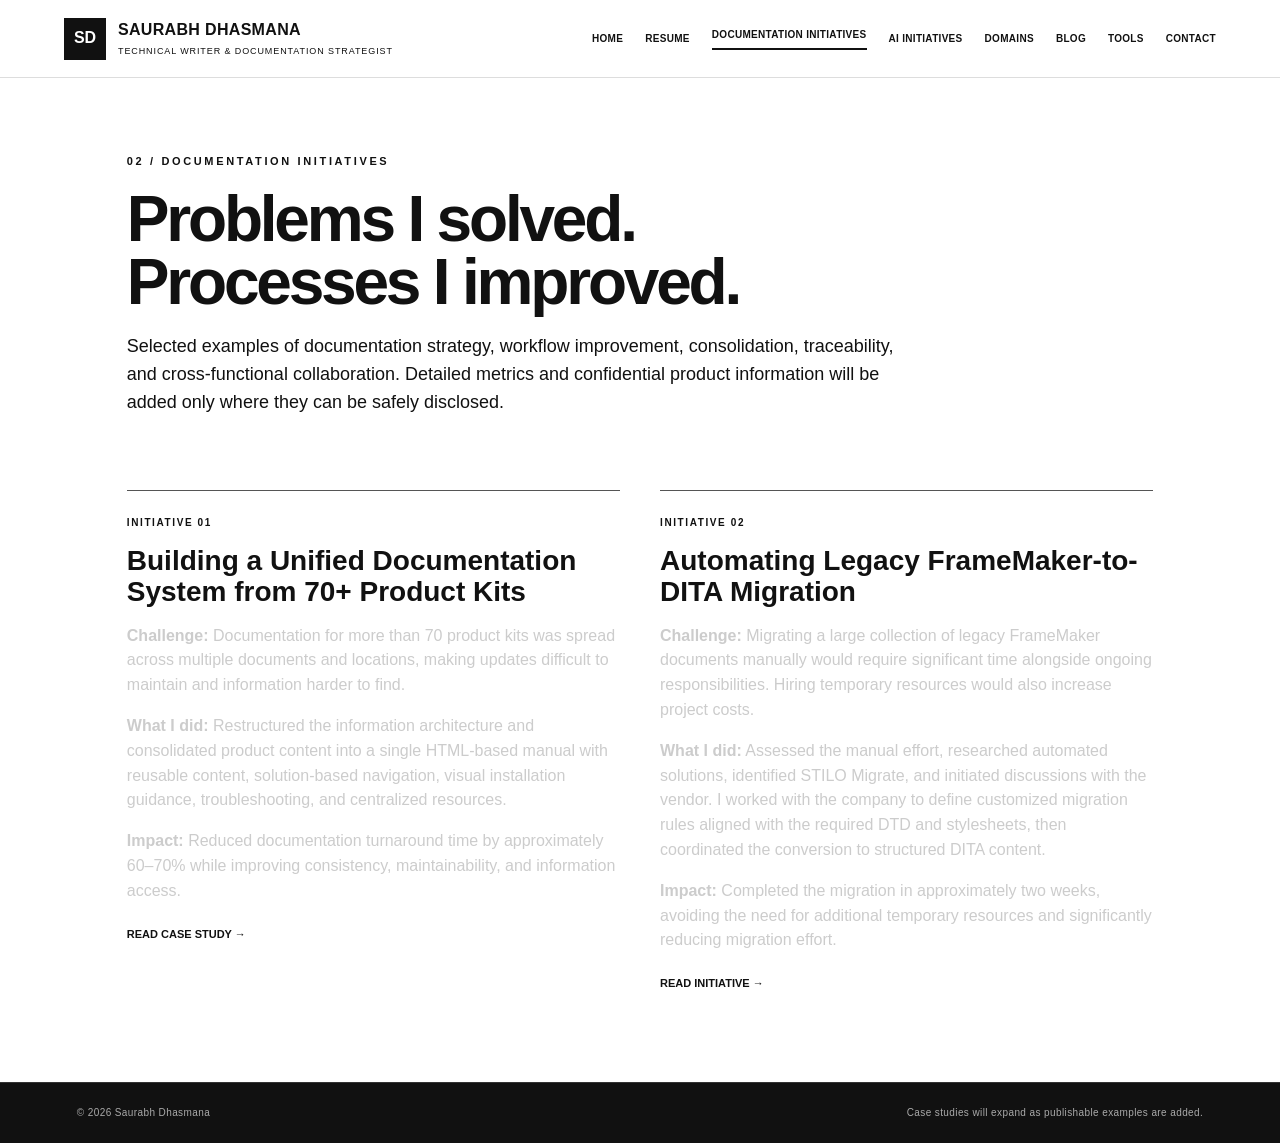
<file: documentation.html>
<!DOCTYPE html>
<html lang="en">
 <head>
  <meta charset="utf-8"/>
  <meta content="width=device-width, initial-scale=1.0" name="viewport"/>
  <title>
   Documentation Initiatives - Saurabh Dhasmana
  </title>
  <link href="styles.css" rel="stylesheet"/>
  <style>

  /* Consistent responsive navigation across all portfolio pages */
  .menu-toggle {
   display: none;
   align-items: center;
   justify-content: center;
   gap: 7px;
   background: transparent;
   border: 1px solid #222;
   border-radius: 5px;
   padding: 9px 10px;
   color: #111;
   cursor: pointer;
   font: inherit;
   font-size: 12px;
   letter-spacing: 1px;
   text-transform: uppercase;
   flex: 0 0 auto;
   white-space: nowrap;
  }

  .menu-icon {
   width: 19px;
   height: 14px;
   display: flex;
   flex-direction: column;
   justify-content: space-between;
  }

  .menu-icon span {
   display: block;
   width: 19px;
   height: 2px;
   background: currentColor;
   transition: transform 0.25s ease, opacity 0.2s ease;
  }

  .menu-toggle[aria-expanded="true"] .menu-icon span:first-child {
   transform: translateY(6px) rotate(45deg);
  }

  .menu-toggle[aria-expanded="true"] .menu-icon span:nth-child(2) {
   opacity: 0;
  }

  .menu-toggle[aria-expanded="true"] .menu-icon span:last-child {
   transform: translateY(-6px) rotate(-45deg);
  }

  @media screen and (max-width: 760px) {
   .site-header {
    position: relative;
    display: flex;
    flex-direction: row;
    flex-wrap: nowrap;
    align-items: center;
    justify-content: space-between;
    gap: 8px;
    z-index: 1000;
    box-sizing: border-box;
   }

   .site-header > .brand {
    flex: 1 1 auto;
    min-width: 0;
    max-width: calc(100% - 100px);
   }

   .site-header > .brand strong {
    font-size: 12px;
   }

   .site-header > .brand small {
    font-size: 8px;
    line-height: 1.35;
   }

   .site-header > .menu-toggle {
    display: inline-flex;
    margin-left: auto;
   }

   .site-header > nav {
    display: none !important;
    position: absolute;
    top: 100%;
    left: 0;
    right: 0;
    width: 100%;
    box-sizing: border-box;
    flex-direction: column;
    align-items: stretch;
    gap: 0;
    padding: 8px 16px;
    margin: 0;
    background: #fff;
    border: 1px solid #dedede;
    border-radius: 0 0 8px 8px;
    box-shadow: 0 8px 18px rgba(0,0,0,0.10);
    z-index: 1001;
   }

   .site-header > nav.is-open {
    display: flex !important;
   }

   .site-header > nav a {
    display: block;
    width: 100%;
    box-sizing: border-box;
    padding: 13px 10px;
    border-bottom: 1px solid #eeeeee;
    text-decoration: none;
    font-size: 14px;
   }

   .site-header > nav a:last-child {
    border-bottom: none;
   }

   .site-header > nav a.active {
    font-weight: 700;
   }
  }

 </style>
 </head>
 <body>
  <header class="site-header">
   <a class="brand" href="index.html">
    <span class="brand-mark">
     SD
    </span>
    <span>
     <strong>
      SAURABH DHASMANA
     </strong>
     <small>
      TECHNICAL WRITER &amp; DOCUMENTATION STRATEGIST
     </small>
    </span>
   </a>
   
   <button class="menu-toggle" type="button"
    aria-label="Open navigation menu"
    aria-expanded="false"
    aria-controls="main-navigation">
    <span class="menu-icon" aria-hidden="true">
     <span></span><span></span><span></span>
    </span>
    <span class="menu-label">Menu</span>
   </button>
<nav id="main-navigation">
    <a href="index.html">
     Home
    </a>
    <a href="resume.html">
     Resume
    </a>
    <a class="active" href="documentation.html">
     Documentation Initiatives
    </a>
    <a href="ai.html">
     AI Initiatives
    </a>
    <a href="domains.html">
     Domains
    </a>
    <a href="blog.html">
     Blog
    </a>
    <a href="tools.html">
     Tools
    </a>
    <a href="contact.html">
     Contact
    </a>
   </nav>
  </header>
  <main>
   <section class="page-hero documentation-landing">
    <p class="eyebrow">
     02 / DOCUMENTATION INITIATIVES
    </p>
    <h1>
     Problems I solved.
     <br/>
     Processes I improved.
    </h1>
    <p class="lead">
     Selected examples of documentation strategy, workflow improvement, consolidation, traceability, and cross-functional collaboration. Detailed metrics and confidential product information will be added only where they can be safely disclosed.
    </p>
   </section>
   <section aria-label="Documentation initiatives" class="page-content documentation-explorer">
    <div class="initiative-grid" id="initiativeGrid">
     <article class="initiative initiative-card" data-id="01" data-title="Building a Unified Documentation System from 70+ Product Kits" tabindex="0">
      <span class="tag">INITIATIVE 01</span>
      <h2>Building a Unified Documentation System from 70+ Product Kits</h2>
      <p><strong>Challenge:</strong> Documentation for more than 70 product kits was spread across multiple documents and locations, making updates difficult to maintain and information harder to find.</p>
      <p><strong>What I did:</strong> Restructured the information architecture and consolidated product content into a single HTML-based manual with reusable content, solution-based navigation, visual installation guidance, troubleshooting, and centralized resources.</p>
      <p><strong>Impact:</strong> Reduced documentation turnaround time by approximately 60–70% while improving consistency, maintainability, and information access.</p>
      <span class="explore">READ CASE STUDY &rarr;</span>
     </article>
     <article class="initiative initiative-card" data-id="02" data-title="Automating Legacy FrameMaker-to-DITA Migration" tabindex="0">
      <span class="tag">INITIATIVE 02</span>
      <h2>Automating Legacy FrameMaker-to-DITA Migration</h2>
      <p><strong>Challenge:</strong> Migrating a large collection of legacy FrameMaker documents manually would require significant time alongside ongoing responsibilities. Hiring temporary resources would also increase project costs.</p>
      <p><strong>What I did:</strong> Assessed the manual effort, researched automated solutions, identified STILO Migrate, and initiated discussions with the vendor. I worked with the company to define customized migration rules aligned with the required DTD and stylesheets, then coordinated the conversion to structured DITA content.</p>
      <p><strong>Impact:</strong> Completed the migration in approximately two weeks, avoiding the need for additional temporary resources and significantly reducing migration effort.</p>
      <span class="explore">READ INITIATIVE &rarr;</span>
     </article>
    </div>
    <div class="initiative-reading" hidden="" id="initiativeReading">
     <aside aria-label="Documentation initiative table of contents" class="initiative-sidebar">
      <div class="sidebar-title">
       DOCUMENTATION INITIATIVES
      </div>
      <div class="initiative-toc" id="initiativeToc">
      </div>
     </aside>
     <article class="initiative-detail" id="initiativeDetail" tabindex="-1">
     </article>
    </div>
   </section>
  </main>
  <footer>
   <span>
    &copy; 2026 Saurabh Dhasmana
   </span>
   <span>
    Case studies will expand as publishable examples are added.
   </span>
  </footer>
  <script>
   (function () {
  const grid = document.getElementById('initiativeGrid');
  const reading = document.getElementById('initiativeReading');
  const toc = document.getElementById('initiativeToc');
  const detail = document.getElementById('initiativeDetail');
  const cards = Array.from(document.querySelectorAll('.initiative-card'));

  const caseStudies = [
    `
      <div class="detail-topline"><span>01 / 02</span></div>
      <h1>Building a Unified Documentation System from 70+ Product Kits</h1>
      <p class="detail-meta">Documentation Strategy · Information Architecture · Content Reuse · Process Improvement</p>
      <div class="detail-section">
        <h2>The challenge</h2>
        <p>I led documentation for a global Unified Communications portfolio with more than <strong>70 product kits and nearly 20 accessories</strong>. Product information, installation guidance, configuration details, and support resources were spread across multiple documents. Repeated content made updates time-consuming and increased the risk of inconsistencies.</p>
      </div>
      <div class="detail-section">
        <h2>What I changed</h2>
        <p>I rethought the information architecture around the needs of installers, distributors, presales teams, trainers, and support users. I consolidated the portfolio into a <strong>single HTML-based product manual</strong> with reusable content and solution-based navigation.</p>
        <ul>
          <li>Centralized product, hardware, specification, and compliance information.</li>
          <li>Organized content around solutions and user tasks rather than separate product documents.</li>
          <li>Added visual installation guidance, troubleshooting, and links to training, support, and technical resources.</li>
          <li>Created a dedicated area for discontinued products so existing customers could continue to access relevant documentation.</li>
          <li>Consolidated applicable printed compliance sheets to simplify creation and inventory handling.</li>
        </ul>
      </div>
      <div class="detail-section detail-impact">
        <h2>The impact</h2>
        <div class="impact-number">40 – 55%</div>
        <p class="impact-label">reduction in documentation turnaround time</p>
        <p>Reusable content reduced repeated editing, review, publishing, archiving, and verification effort. The unified experience also made information easier to find and maintain across the product lifecycle.</p>
      </div>
      <div class="detail-nav"><button type="button" data-prev>← PREVIOUS INITIATIVE</button><button type="button" class="next-button" data-next>NEXT INITIATIVE →</button></div>
    `,
    `
      <div class="detail-topline"><span>02 / 02</span></div>
      <h1>Automating Legacy FrameMaker-to-DITA Migration</h1>
      <p class="detail-meta">Structured Authoring · Process Improvement · Vendor Collaboration · Automation</p>
      <div class="detail-section">
        <h2>The challenge</h2>
        <p>I was assigned to migrate a large collection of legacy FrameMaker documents into DITA. Having migrated some documents manually before, I assessed the effort required to complete the remaining work. The volume of content, alongside my other responsibilities, made a manual approach potentially lengthy. Bringing in temporary resources would also have increased the project cost.</p>
      </div>
      <div class="detail-section">
        <h2>How I approached it</h2>
        <ul>
          <li>Evaluated the manual migration effort and recognized the need for a more scalable approach.</li>
          <li>Researched automated migration options and identified STILO Migrate as a potential solution.</li>
          <li>Took ownership of the initiative and led discussions with the vendor to understand the tool, process, and implementation requirements.</li>
          <li>Worked with the vendor to define customized migration rules that mapped the legacy content to the required DITA structure, DTD, and stylesheets.</li>
          <li>Coordinated the migration and prepared the resulting DITA content for import into the CMS and application of the documentation style guide.</li>
        </ul>
      </div>
      <div class="detail-section detail-impact">
        <h2>The outcome</h2>
        <div class="impact-number">2 weeks</div>
        <p class="impact-label">to complete the legacy content migration</p>
        <p>The automated approach significantly reduced the time and effort compared with manual conversion and avoided the need to bring in additional temporary resources.</p>
      </div>
      <div class="detail-nav"><button type="button" data-prev>← PREVIOUS INITIATIVE</button><button type="button" class="next-button" data-next>NEXT INITIATIVE →</button></div>
    `
  ];

  function buildToc(activeIndex) {
    toc.innerHTML = cards.map((card, index) => `
      <button class="toc-item${index === activeIndex ? ' active' : ''}" type="button" data-index="${index}">
        <span class="toc-number">${card.dataset.id}</span><span class="toc-title">${card.dataset.title}</span>
      </button>
    `).join('');
    toc.querySelectorAll('.toc-item').forEach(button => {
      button.addEventListener('click', () => showInitiative(Number(button.dataset.index)));
    });
  }

  function showInitiative(index) {
    grid.classList.add('grid-collapsing');
    setTimeout(() => {
      grid.hidden = true;
      grid.classList.remove('grid-collapsing');
      reading.hidden = false;
    document.body.classList.add('documentation-reading-mode');
    detail.innerHTML = caseStudies[index];
    buildToc(index);
    reading.scrollIntoView({ behavior: 'smooth', block: 'start' });
    detail.focus({ preventScroll: true });
    detail.querySelector('[data-prev]').addEventListener('click', () => showInitiative((index - 1 + cards.length) % cards.length));
      detail.querySelector('[data-next]').addEventListener('click', () => showInitiative((index + 1) % cards.length));
    }, 260);
  }

  function resetView() {
    grid.classList.remove('grid-collapsing');
    grid.hidden = false;
    reading.hidden = true;
    document.body.classList.remove('documentation-reading-mode');
    detail.innerHTML = '';
    toc.innerHTML = '';
    window.scrollTo({ top: 0, behavior: 'auto' });
  }

  cards.forEach((card, index) => {
    card.addEventListener('click', () => showInitiative(index));
    card.addEventListener('keydown', event => {
      if (event.key === 'Enter' || event.key === ' ') {
        event.preventDefault();
        showInitiative(index);
      }
    });
  });

  window.addEventListener('pageshow', event => {
    if (event.persisted) resetView();
  });
})();
  </script>
 
  <script>
   (function () {
    const menuButton = document.querySelector('.menu-toggle');
    const navigation = document.querySelector('#main-navigation');
    if (!menuButton || !navigation) return;

    const menuLabel = menuButton.querySelector('.menu-label');

    function closeMenu() {
     navigation.classList.remove('is-open');
     menuButton.setAttribute('aria-expanded', 'false');
     menuButton.setAttribute('aria-label', 'Open navigation menu');
     if (menuLabel) menuLabel.textContent = 'Menu';
    }

    function openMenu() {
     navigation.classList.add('is-open');
     menuButton.setAttribute('aria-expanded', 'true');
     menuButton.setAttribute('aria-label', 'Close navigation menu');
     if (menuLabel) menuLabel.textContent = 'Close';
    }

    menuButton.addEventListener('click', function () {
     const isOpen = menuButton.getAttribute('aria-expanded') === 'true';
     if (isOpen) closeMenu();
     else openMenu();
    });

    navigation.querySelectorAll('a').forEach(function (link) {
     link.addEventListener('click', closeMenu);
    });

    document.addEventListener('click', function (event) {
     if (!menuButton.contains(event.target) && !navigation.contains(event.target)) {
      closeMenu();
     }
    });

    document.addEventListener('keydown', function (event) {
     if (event.key === 'Escape') {
      closeMenu();
      menuButton.focus();
     }
    });

    window.addEventListener('resize', function () {
     if (window.innerWidth > 760) closeMenu();
    });
   })();
  </script>

 </body>
</html>
</file>
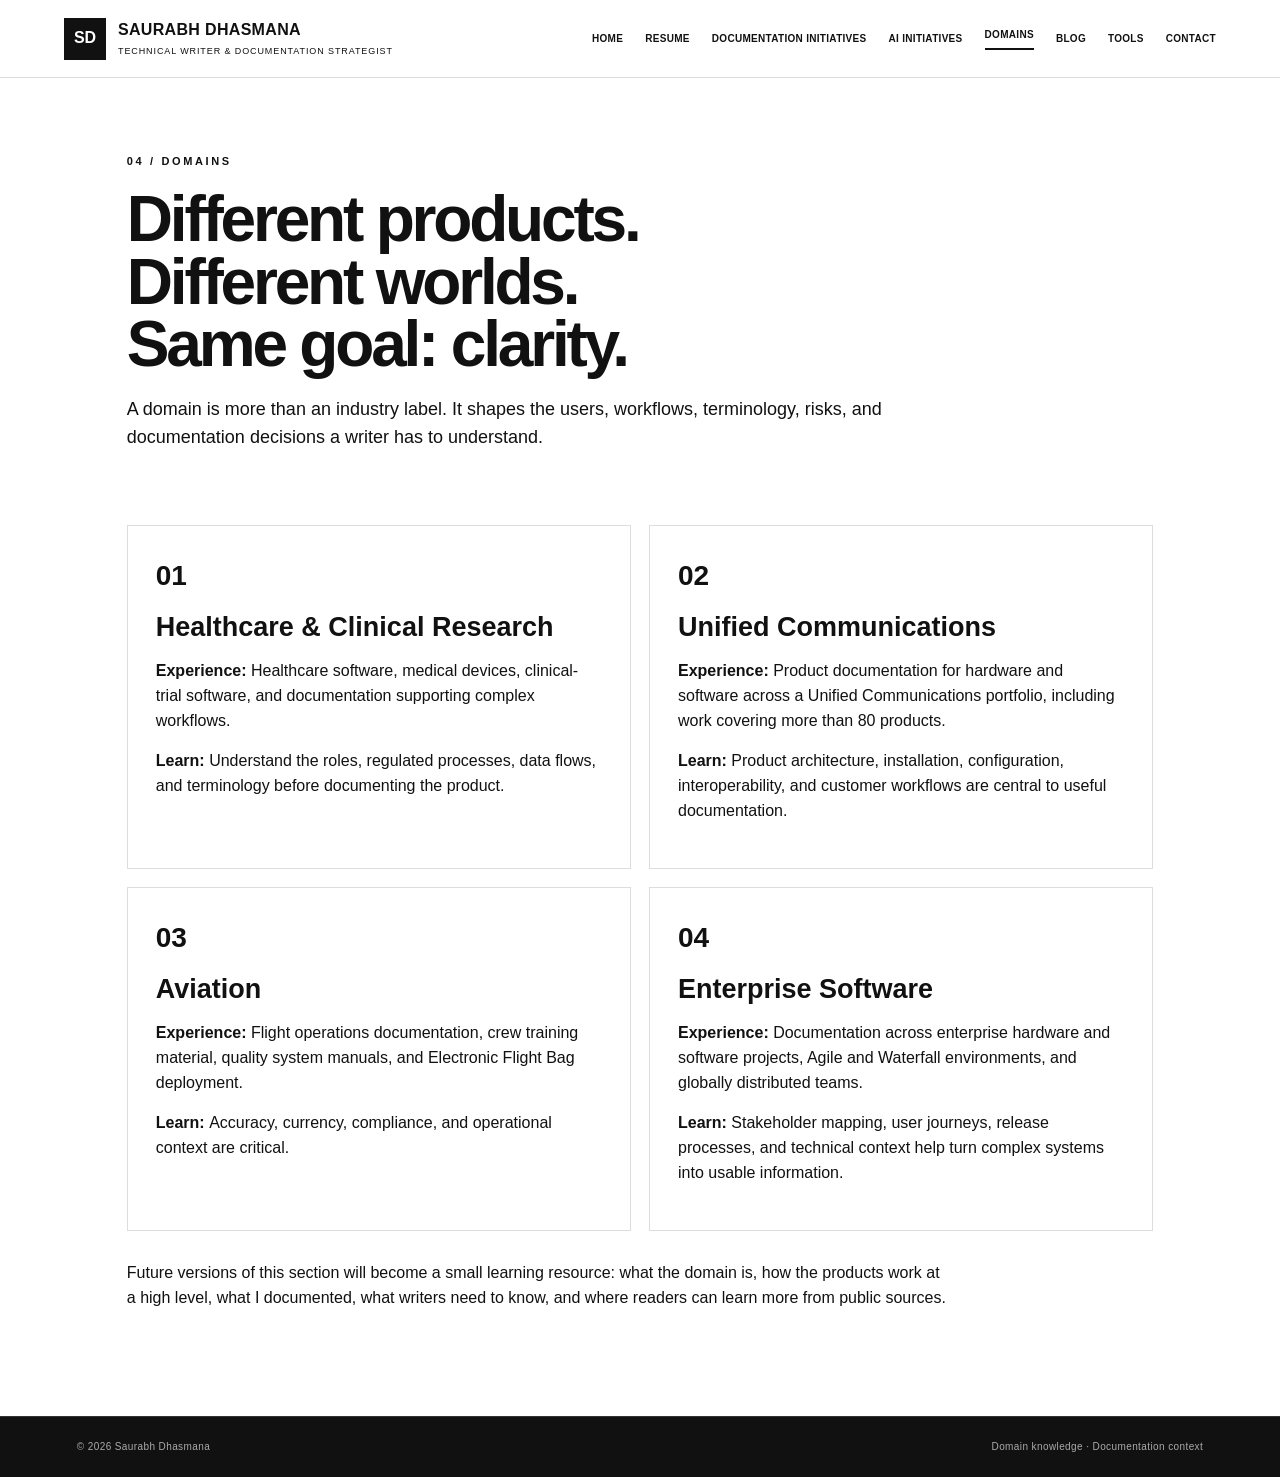
<file: domains.html>
<!DOCTYPE html>
<html lang="en">
 <head>
  <meta charset="utf-8"/>
  <meta content="width=device-width, initial-scale=1.0" name="viewport"/>
  <title>
   Domains &mdash; Saurabh Dhasmana
  </title>
  <link href="styles.css" rel="stylesheet"/>
  <style>

  /* Consistent responsive navigation across all portfolio pages */
  .menu-toggle {
   display: none;
   align-items: center;
   justify-content: center;
   gap: 7px;
   background: transparent;
   border: 1px solid #222;
   border-radius: 5px;
   padding: 9px 10px;
   color: #111;
   cursor: pointer;
   font: inherit;
   font-size: 12px;
   letter-spacing: 1px;
   text-transform: uppercase;
   flex: 0 0 auto;
   white-space: nowrap;
  }

  .menu-icon {
   width: 19px;
   height: 14px;
   display: flex;
   flex-direction: column;
   justify-content: space-between;
  }

  .menu-icon span {
   display: block;
   width: 19px;
   height: 2px;
   background: currentColor;
   transition: transform 0.25s ease, opacity 0.2s ease;
  }

  .menu-toggle[aria-expanded="true"] .menu-icon span:first-child {
   transform: translateY(6px) rotate(45deg);
  }

  .menu-toggle[aria-expanded="true"] .menu-icon span:nth-child(2) {
   opacity: 0;
  }

  .menu-toggle[aria-expanded="true"] .menu-icon span:last-child {
   transform: translateY(-6px) rotate(-45deg);
  }

  @media screen and (max-width: 760px) {
   .site-header {
    position: relative;
    display: flex;
    flex-direction: row;
    flex-wrap: nowrap;
    align-items: center;
    justify-content: space-between;
    gap: 8px;
    z-index: 1000;
    box-sizing: border-box;
   }

   .site-header > .brand {
    flex: 1 1 auto;
    min-width: 0;
    max-width: calc(100% - 100px);
   }

   .site-header > .brand strong {
    font-size: 12px;
   }

   .site-header > .brand small {
    font-size: 8px;
    line-height: 1.35;
   }

   .site-header > .menu-toggle {
    display: inline-flex;
    margin-left: auto;
   }

   .site-header > nav {
    display: none !important;
    position: absolute;
    top: 100%;
    left: 0;
    right: 0;
    width: 100%;
    box-sizing: border-box;
    flex-direction: column;
    align-items: stretch;
    gap: 0;
    padding: 8px 16px;
    margin: 0;
    background: #fff;
    border: 1px solid #dedede;
    border-radius: 0 0 8px 8px;
    box-shadow: 0 8px 18px rgba(0,0,0,0.10);
    z-index: 1001;
   }

   .site-header > nav.is-open {
    display: flex !important;
   }

   .site-header > nav a {
    display: block;
    width: 100%;
    box-sizing: border-box;
    padding: 13px 10px;
    border-bottom: 1px solid #eeeeee;
    text-decoration: none;
    font-size: 14px;
   }

   .site-header > nav a:last-child {
    border-bottom: none;
   }

   .site-header > nav a.active {
    font-weight: 700;
   }
  }

 </style>
 </head>
 <body>
  <header class="site-header">
   <a class="brand" href="index.html">
    <span class="brand-mark">
     SD
    </span>
    <span>
     <strong>
      SAURABH DHASMANA
     </strong>
     <small>
      TECHNICAL WRITER &amp; DOCUMENTATION STRATEGIST
     </small>
    </span>
   </a>
   
   <button class="menu-toggle" type="button"
    aria-label="Open navigation menu"
    aria-expanded="false"
    aria-controls="main-navigation">
    <span class="menu-icon" aria-hidden="true">
     <span></span><span></span><span></span>
    </span>
    <span class="menu-label">Menu</span>
   </button>
<nav id="main-navigation">
    <a href="index.html">
     Home
    </a>
    <a href="resume.html">
     Resume
    </a>
    <a href="documentation.html">
     Documentation Initiatives
    </a>
    <a href="ai.html">
     AI Initiatives
    </a>
    <a class="active" href="domains.html">
     Domains
    </a>
    <a href="blog.html">
     Blog
    </a>
    <a href="tools.html">
     Tools
    </a>
    <a href="contact.html">
     Contact
    </a>
   </nav>
  </header>
  <main>
   <section class="page-hero">
    <p class="eyebrow">
     04 / DOMAINS
    </p>
    <h1>
     Different products.
     <br/>
     Different worlds.
     <br/>
     Same goal: clarity.
    </h1>
    <p class="lead">
     A domain is more than an industry label. It shapes the users, workflows, terminology, risks, and documentation decisions a writer has to understand.
    </p>
   </section>
   <section class="page-content">
    <div class="domain-grid">
     <article class="domain-card">
      <span>
       01
      </span>
      <h2>
       Healthcare &amp; Clinical Research
      </h2>
      <p>
       <strong>
        Experience:
       </strong>
       Healthcare software, medical devices, clinical-trial software, and documentation supporting complex workflows.
      </p>
      <p>
       <strong>
        Learn:
       </strong>
       Understand the roles, regulated processes, data flows, and terminology before documenting the product.
      </p>
     </article>
     <article class="domain-card">
      <span>
       02
      </span>
      <h2>
       Unified Communications
      </h2>
      <p>
       <strong>
        Experience:
       </strong>
       Product documentation for hardware and software across a Unified Communications portfolio, including work covering more than 80 products.
      </p>
      <p>
       <strong>
        Learn:
       </strong>
       Product architecture, installation, configuration, interoperability, and customer workflows are central to useful documentation.
      </p>
     </article>
     <article class="domain-card">
      <span>
       03
      </span>
      <h2>
       Aviation
      </h2>
      <p>
       <strong>
        Experience:
       </strong>
       Flight operations documentation, crew training material, quality system manuals, and Electronic Flight Bag deployment.
      </p>
      <p>
       <strong>
        Learn:
       </strong>
       Accuracy, currency, compliance, and operational context are critical.
      </p>
     </article>
     <article class="domain-card">
      <span>
       04
      </span>
      <h2>
       Enterprise Software
      </h2>
      <p>
       <strong>
        Experience:
       </strong>
       Documentation across enterprise hardware and software projects, Agile and Waterfall environments, and globally distributed teams.
      </p>
      <p>
       <strong>
        Learn:
       </strong>
       Stakeholder mapping, user journeys, release processes, and technical context help turn complex systems into usable information.
      </p>
     </article>
    </div>
    <p style="margin-top:30px;max-width:820px">
     Future versions of this section will become a small learning resource: what the domain is, how the products work at a high level, what I documented, what writers need to know, and where readers can learn more from public sources.
    </p>
   </section>
  </main>
  <footer>
   <span>
    &copy; 2026 Saurabh Dhasmana
   </span>
   <span>
    Domain knowledge &middot; Documentation context
   </span>
  </footer>
 
  <script>
   (function () {
    const menuButton = document.querySelector('.menu-toggle');
    const navigation = document.querySelector('#main-navigation');
    if (!menuButton || !navigation) return;

    const menuLabel = menuButton.querySelector('.menu-label');

    function closeMenu() {
     navigation.classList.remove('is-open');
     menuButton.setAttribute('aria-expanded', 'false');
     menuButton.setAttribute('aria-label', 'Open navigation menu');
     if (menuLabel) menuLabel.textContent = 'Menu';
    }

    function openMenu() {
     navigation.classList.add('is-open');
     menuButton.setAttribute('aria-expanded', 'true');
     menuButton.setAttribute('aria-label', 'Close navigation menu');
     if (menuLabel) menuLabel.textContent = 'Close';
    }

    menuButton.addEventListener('click', function () {
     const isOpen = menuButton.getAttribute('aria-expanded') === 'true';
     if (isOpen) closeMenu();
     else openMenu();
    });

    navigation.querySelectorAll('a').forEach(function (link) {
     link.addEventListener('click', closeMenu);
    });

    document.addEventListener('click', function (event) {
     if (!menuButton.contains(event.target) && !navigation.contains(event.target)) {
      closeMenu();
     }
    });

    document.addEventListener('keydown', function (event) {
     if (event.key === 'Escape') {
      closeMenu();
      menuButton.focus();
     }
    });

    window.addEventListener('resize', function () {
     if (window.innerWidth > 760) closeMenu();
    });
   })();
  </script>

 </body>
</html>
</file>
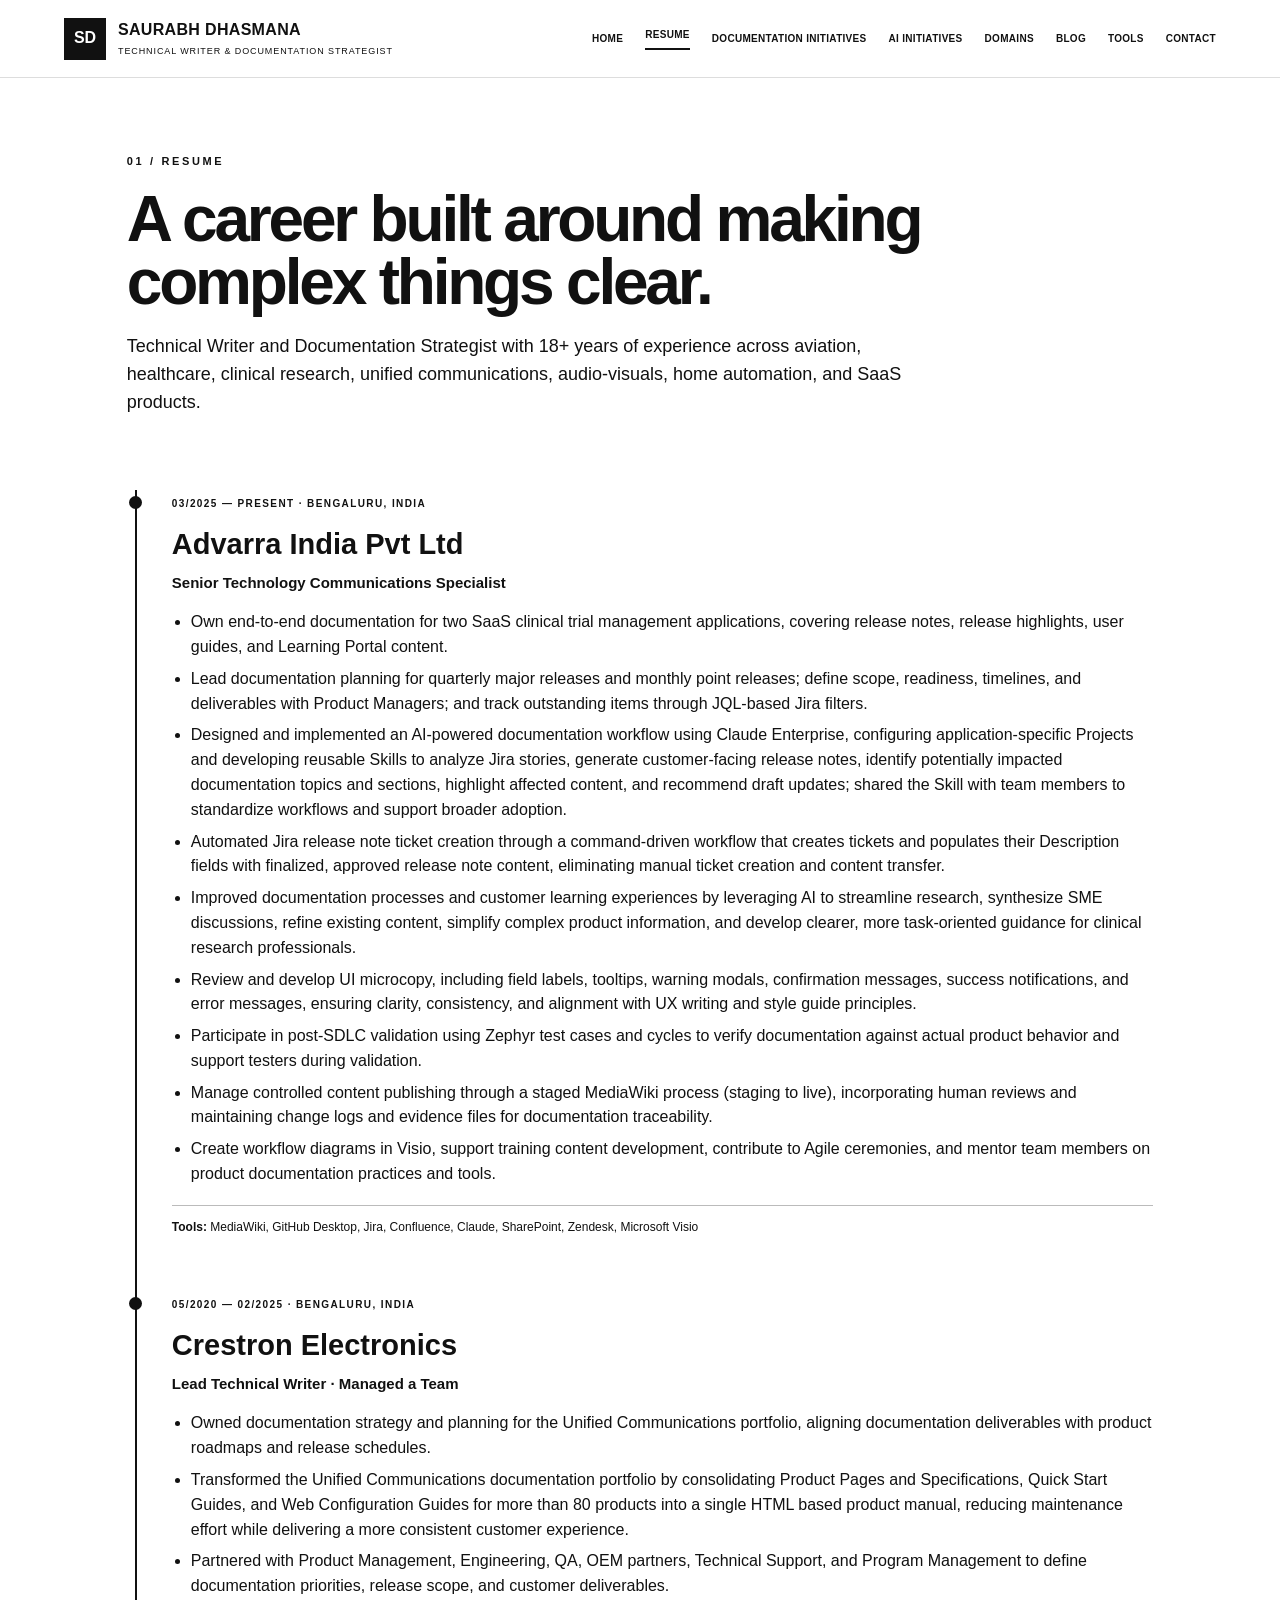
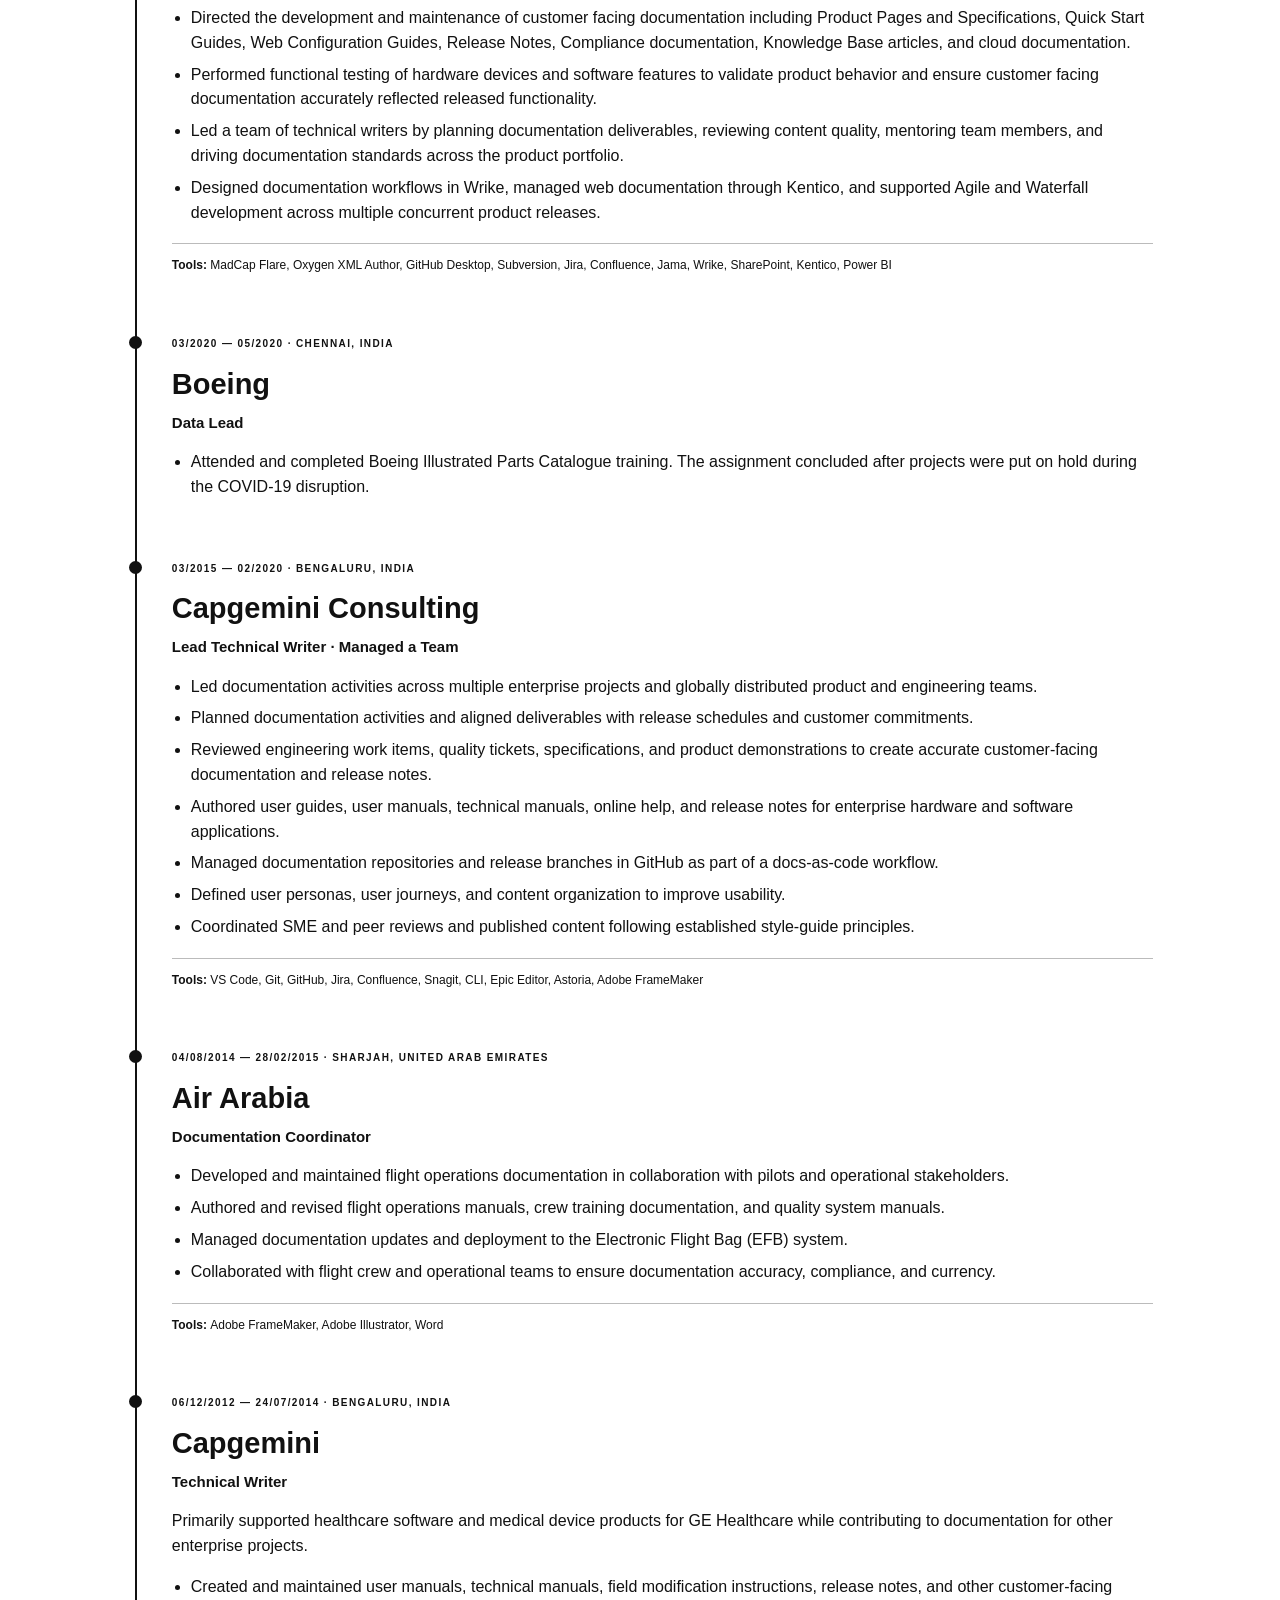
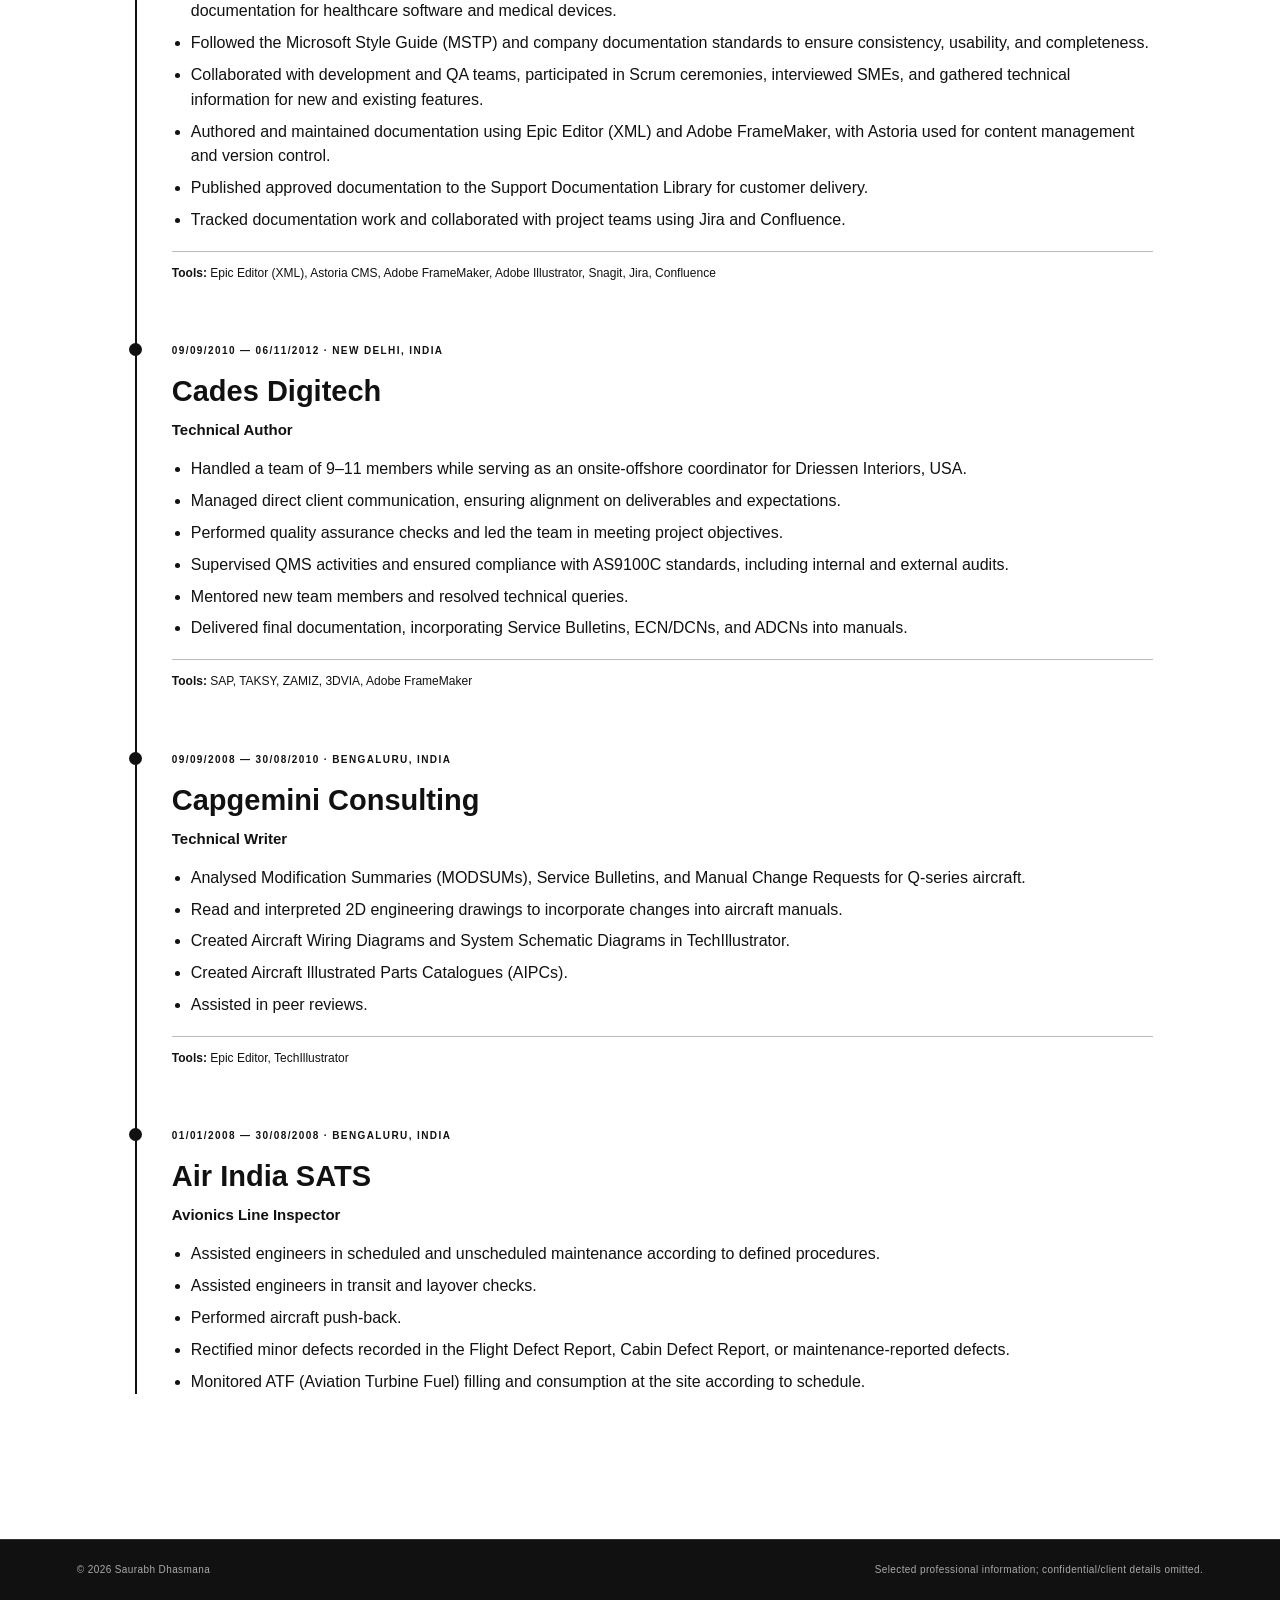
<file: resume.html>
<!DOCTYPE html>
<html lang="en">
 <head>
  <meta charset="utf-8"/>
  <meta content="width=device-width, initial-scale=1.0" name="viewport"/>
  <title>
   Resume &mdash; Saurabh Dhasmana
  </title>
  <link href="styles.css" rel="stylesheet"/>
  <style>

  /* Consistent responsive navigation across all portfolio pages */
  .menu-toggle {
   display: none;
   align-items: center;
   justify-content: center;
   gap: 7px;
   background: transparent;
   border: 1px solid #222;
   border-radius: 5px;
   padding: 9px 10px;
   color: #111;
   cursor: pointer;
   font: inherit;
   font-size: 12px;
   letter-spacing: 1px;
   text-transform: uppercase;
   flex: 0 0 auto;
   white-space: nowrap;
  }

  .menu-icon {
   width: 19px;
   height: 14px;
   display: flex;
   flex-direction: column;
   justify-content: space-between;
  }

  .menu-icon span {
   display: block;
   width: 19px;
   height: 2px;
   background: currentColor;
   transition: transform 0.25s ease, opacity 0.2s ease;
  }

  .menu-toggle[aria-expanded="true"] .menu-icon span:first-child {
   transform: translateY(6px) rotate(45deg);
  }

  .menu-toggle[aria-expanded="true"] .menu-icon span:nth-child(2) {
   opacity: 0;
  }

  .menu-toggle[aria-expanded="true"] .menu-icon span:last-child {
   transform: translateY(-6px) rotate(-45deg);
  }

  @media screen and (max-width: 760px) {
   .site-header {
    position: relative;
    display: flex;
    flex-direction: row;
    flex-wrap: nowrap;
    align-items: center;
    justify-content: space-between;
    gap: 8px;
    z-index: 1000;
    box-sizing: border-box;
   }

   .site-header > .brand {
    flex: 1 1 auto;
    min-width: 0;
    max-width: calc(100% - 100px);
   }

   .site-header > .brand strong {
    font-size: 12px;
   }

   .site-header > .brand small {
    font-size: 8px;
    line-height: 1.35;
   }

   .site-header > .menu-toggle {
    display: inline-flex;
    margin-left: auto;
   }

   .site-header > nav {
    display: none !important;
    position: absolute;
    top: 100%;
    left: 0;
    right: 0;
    width: 100%;
    box-sizing: border-box;
    flex-direction: column;
    align-items: stretch;
    gap: 0;
    padding: 8px 16px;
    margin: 0;
    background: #fff;
    border: 1px solid #dedede;
    border-radius: 0 0 8px 8px;
    box-shadow: 0 8px 18px rgba(0,0,0,0.10);
    z-index: 1001;
   }

   .site-header > nav.is-open {
    display: flex !important;
   }

   .site-header > nav a {
    display: block;
    width: 100%;
    box-sizing: border-box;
    padding: 13px 10px;
    border-bottom: 1px solid #eeeeee;
    text-decoration: none;
    font-size: 14px;
   }

   .site-header > nav a:last-child {
    border-bottom: none;
   }

   .site-header > nav a.active {
    font-weight: 700;
   }
  }

 </style>
 </head>
 <body>
  <header class="site-header">
   <a class="brand" href="index.html">
    <span class="brand-mark">
     SD
    </span>
    <span>
     <strong>
      SAURABH DHASMANA
     </strong>
     <small>
      TECHNICAL WRITER &amp; DOCUMENTATION STRATEGIST
     </small>
    </span>
   </a>
   
   <button class="menu-toggle" type="button"
    aria-label="Open navigation menu"
    aria-expanded="false"
    aria-controls="main-navigation">
    <span class="menu-icon" aria-hidden="true">
     <span></span><span></span><span></span>
    </span>
    <span class="menu-label">Menu</span>
   </button>
<nav id="main-navigation">
    <a href="index.html">
     Home
    </a>
    <a class="active" href="resume.html">
     Resume
    </a>
    <a href="documentation.html">
     Documentation Initiatives
    </a>
    <a href="ai.html">
     AI Initiatives
    </a>
    <a href="domains.html">
     Domains
    </a>
    <a href="blog.html">
     Blog
    </a>
    <a href="tools.html">
     Tools
    </a>
    <a href="contact.html">
     Contact
    </a>
   </nav>
  </header>
  <main>
   <section class="page-hero">
    <p class="eyebrow">
     01 / RESUME
    </p>
    <h1>
     A career built around making complex things clear.
    </h1>
    <p class="lead">
     Technical Writer and Documentation Strategist with 18+ years of experience across aviation, healthcare, clinical research, unified communications, audio-visuals, home automation, and SaaS products.
    </p>
   </section>
   <section class="page-content">
    <div class="timeline">
     <article class="job">
      <span class="date">
       03/2025 &mdash; PRESENT &middot; BENGALURU, INDIA
      </span>
      <h2>
       Advarra India Pvt Ltd
      </h2>
      <h3>
       Senior Technology Communications Specialist
      </h3>
      <ul>
       <li>
        Own end-to-end documentation for two SaaS clinical trial management applications, covering release notes, release highlights, user guides, and Learning Portal content.
       </li>
       <li>
        Lead documentation planning for quarterly major releases and monthly point releases; define scope, readiness, timelines, and deliverables with Product Managers; and track outstanding items through JQL-based Jira filters.
       </li>
       <li>
        Designed and implemented an AI-powered documentation workflow using Claude Enterprise, configuring application-specific Projects and developing reusable Skills to analyze Jira stories, generate customer-facing release notes, identify potentially impacted documentation topics and sections, highlight affected content, and recommend draft updates; shared the Skill with team members to standardize workflows and support broader adoption.
       </li>
       <li>
        Automated Jira release note ticket creation through a command-driven workflow that creates tickets and populates their Description fields with finalized, approved release note content, eliminating manual ticket creation and content transfer.
       </li>
       <li>
        Improved documentation processes and customer learning experiences by leveraging AI to streamline research, synthesize SME discussions, refine existing content, simplify complex product information, and develop clearer, more task-oriented guidance for clinical research professionals.
       </li>
       <li>
        Review and develop UI microcopy, including field labels, tooltips, warning modals, confirmation messages, success notifications, and error messages, ensuring clarity, consistency, and alignment with UX writing and style guide principles.
       </li>
       <li>
        Participate in post-SDLC validation using Zephyr test cases and cycles to verify documentation against actual product behavior and support testers during validation.
       </li>
       <li>
        Manage controlled content publishing through a staged MediaWiki process (staging to live), incorporating human reviews and maintaining change logs and evidence files for documentation traceability.
       </li>
       <li>
        Create workflow diagrams in Visio, support training content development, contribute to Agile ceremonies, and mentor team members on product documentation practices and tools.
       </li>
      </ul>
      <p class="tools-line">
       <strong>
        Tools:
       </strong>
       MediaWiki, GitHub Desktop, Jira, Confluence, Claude, SharePoint, Zendesk, Microsoft Visio
      </p>
     </article>
     <article class="job">
      <span class="date">
       05/2020 &mdash; 02/2025 &middot; BENGALURU, INDIA
      </span>
      <h2>
       Crestron Electronics
      </h2>
      <h3>
       Lead Technical Writer &middot; Managed a Team
      </h3>
      <ul>
       <li>
        Owned documentation strategy and planning for the Unified Communications portfolio, aligning documentation deliverables with product roadmaps and release schedules.
       <li>
        Transformed the Unified Communications documentation portfolio by consolidating Product Pages and Specifications, Quick Start Guides, and Web Configuration Guides for more than 80 products into a single HTML based product manual, reducing maintenance effort while delivering a more consistent customer experience.
       </li>
       <li>
        Partnered with Product Management, Engineering, QA, OEM partners, Technical Support, and Program Management to define documentation priorities, release scope, and customer deliverables.
       </li>
       <li>
        Directed the development and maintenance of customer facing documentation including Product Pages and Specifications, Quick Start Guides, Web Configuration Guides, Release Notes, Compliance documentation, Knowledge Base articles, and cloud documentation.
       </li>
       <li>
        Performed functional testing of hardware devices and software features to validate product behavior and ensure customer facing documentation accurately reflected released functionality.
       </li>
       <li>
        Led a team of technical writers by planning documentation deliverables, reviewing content quality, mentoring team members, and driving documentation standards across the product portfolio.
       </li>
       <li>
        Designed documentation workflows in Wrike, managed web documentation through Kentico, and supported Agile and Waterfall development across multiple concurrent product releases.
       </li>
      </ul>
      <p class="tools-line">
       <strong>
        Tools:
       </strong>
       MadCap Flare, Oxygen XML Author, GitHub Desktop, Subversion, Jira, Confluence, Jama, Wrike, SharePoint, Kentico, Power BI
      </p>
     </article>
     <article class="job">
      <span class="date">
       03/2020 &mdash; 05/2020 &middot; CHENNAI, INDIA
      </span>
      <h2>
       Boeing
      </h2>
      <h3>
       Data Lead
      </h3>
      <ul>
       <li>
        Attended and completed Boeing Illustrated Parts Catalogue training. The assignment concluded after projects were put on hold during the COVID-19 disruption.
       </li>
      </ul>
     </article>
     <article class="job">
      <span class="date">
       03/2015 &mdash; 02/2020 &middot; BENGALURU, INDIA
      </span>
      <h2>
       Capgemini Consulting
      </h2>
      <h3>
       Lead Technical Writer &middot; Managed a Team
      </h3>
      <ul>
       <li>
        Led documentation activities across multiple enterprise projects and globally distributed product and engineering teams.
       </li>
       <li>
        Planned documentation activities and aligned deliverables with release schedules and customer commitments.
       </li>
       <li>
        Reviewed engineering work items, quality tickets, specifications, and product demonstrations to create accurate customer-facing documentation and release notes.
       </li>
       <li>
        Authored user guides, user manuals, technical manuals, online help, and release notes for enterprise hardware and software applications.
       </li>
       <li>
        Managed documentation repositories and release branches in GitHub as part of a docs-as-code workflow.
       </li>
       <li>
        Defined user personas, user journeys, and content organization to improve usability.
       </li>
       <li>
        Coordinated SME and peer reviews and published content following established style-guide principles.
       </li>
      </ul>
      <p class="tools-line">
       <strong>
        Tools:
       </strong>
       VS Code, Git, GitHub, Jira, Confluence, Snagit, CLI, Epic Editor, Astoria, Adobe FrameMaker
      </p>
     </article>
     <article class="job">
      <span class="date">
       04/08/2014 &mdash; 28/02/2015 &middot; SHARJAH, UNITED ARAB EMIRATES
      </span>
      <h2>
       Air Arabia
      </h2>
      <h3>
       Documentation Coordinator
      </h3>
      <ul>
       <li>
        Developed and maintained flight operations documentation in collaboration with pilots and operational stakeholders.
       </li>
       <li>
        Authored and revised flight operations manuals, crew training documentation, and quality system manuals.
       </li>
       <li>
        Managed documentation updates and deployment to the Electronic Flight Bag (EFB) system.
       </li>
       <li>
        Collaborated with flight crew and operational teams to ensure documentation accuracy, compliance, and currency.
       </li>
      </ul>
      <p class="tools-line">
       <strong>
        Tools:
       </strong>
       Adobe FrameMaker, Adobe Illustrator, Word
      </p>
     </article>
     <article class="job">
      <span class="date">
       06/12/2012 &mdash; 24/07/2014 &middot; BENGALURU, INDIA
      </span>
      <h2>
       Capgemini
      </h2>
      <h3>
       Technical Writer
      </h3>
      <p>
       Primarily supported healthcare software and medical device products for GE Healthcare while contributing to documentation for other enterprise projects.
      </p>
      <ul>
       <li>
        Created and maintained user manuals, technical manuals, field modification instructions, release notes, and other customer-facing documentation for healthcare software and medical devices.
       </li>
       <li>
        Followed the Microsoft Style Guide (MSTP) and company documentation standards to ensure consistency, usability, and completeness.
       </li>
       <li>
        Collaborated with development and QA teams, participated in Scrum ceremonies, interviewed SMEs, and gathered technical information for new and existing features.
       </li>
       <li>
        Authored and maintained documentation using Epic Editor (XML) and Adobe FrameMaker, with Astoria used for content management and version control.
       </li>
       <li>
        Published approved documentation to the Support Documentation Library for customer delivery.
       </li>
       <li>
        Tracked documentation work and collaborated with project teams using Jira and Confluence.
       </li>
      </ul>
      <p class="tools-line">
       <strong>
        Tools:
       </strong>
       Epic Editor (XML), Astoria CMS, Adobe FrameMaker, Adobe Illustrator, Snagit, Jira, Confluence
      </p>
</article>
     <article class="job">
      <span class="date">
       09/09/2010 &mdash; 06/11/2012 &middot; NEW DELHI, INDIA
      </span>
      <h2>
       Cades Digitech
      </h2>
      <h3>
       Technical Author
      </h3>
      <ul>
       <li>
        Handled a team of 9–11 members while serving as an onsite-offshore coordinator for Driessen Interiors, USA.
       </li>
       <li>
        Managed direct client communication, ensuring alignment on deliverables and expectations.
       </li>
       <li>
        Performed quality assurance checks and led the team in meeting project objectives.
       </li>
       <li>
        Supervised QMS activities and ensured compliance with AS9100C standards, including internal and external audits.
       </li>
       <li>
        Mentored new team members and resolved technical queries.
       </li>
       <li>
        Delivered final documentation, incorporating Service Bulletins, ECN/DCNs, and ADCNs into manuals.
       </li>
      </ul>
      <p class="tools-line"><strong>Tools:</strong> SAP, TAKSY, ZAMIZ, 3DVIA, Adobe FrameMaker</p>
     </article>
     <article class="job">
      <span class="date">
       09/09/2008 &mdash; 30/08/2010 &middot; BENGALURU, INDIA
      </span>
      <h2>
       Capgemini Consulting
      </h2>
      <h3>
       Technical Writer
      </h3>
      <ul>
       <li>
        Analysed Modification Summaries (MODSUMs), Service Bulletins, and Manual Change Requests for Q-series aircraft.
       </li>
       <li>
        Read and interpreted 2D engineering drawings to incorporate changes into aircraft manuals.
       </li>
       <li>
        Created Aircraft Wiring Diagrams and System Schematic Diagrams in TechIllustrator.
       </li>
       <li>
        Created Aircraft Illustrated Parts Catalogues (AIPCs).
       </li>
       <li>
        Assisted in peer reviews.
       </li>
      </ul>
      <p class="tools-line"><strong>Tools:</strong> Epic Editor, TechIllustrator</p>
     </article>
     <article class="job">
      <span class="date">
       01/01/2008 &mdash; 30/08/2008 &middot; BENGALURU, INDIA
      </span>
      <h2>
       Air India SATS
      </h2>
      <h3>
       Avionics Line Inspector
      </h3>
      <ul>
       <li>
        Assisted engineers in scheduled and unscheduled maintenance according to defined procedures.
       </li>
       <li>
        Assisted engineers in transit and layover checks.
       </li>
       <li>
        Performed aircraft push-back.
       </li>
       <li>
        Rectified minor defects recorded in the Flight Defect Report, Cabin Defect Report, or maintenance-reported defects.
       </li>
       <li>
        Monitored ATF (Aviation Turbine Fuel) filling and consumption at the site according to schedule.
       </li>
      </ul>
     </article>
    </div>
   </section>
  </main>
  <footer>
   <span>
    &copy; 2026 Saurabh Dhasmana
   </span>
   <span>
    Selected professional information; confidential/client details omitted.
   </span>
  </footer>
 
  <script>
   (function () {
    const menuButton = document.querySelector('.menu-toggle');
    const navigation = document.querySelector('#main-navigation');
    if (!menuButton || !navigation) return;

    const menuLabel = menuButton.querySelector('.menu-label');

    function closeMenu() {
     navigation.classList.remove('is-open');
     menuButton.setAttribute('aria-expanded', 'false');
     menuButton.setAttribute('aria-label', 'Open navigation menu');
     if (menuLabel) menuLabel.textContent = 'Menu';
    }

    function openMenu() {
     navigation.classList.add('is-open');
     menuButton.setAttribute('aria-expanded', 'true');
     menuButton.setAttribute('aria-label', 'Close navigation menu');
     if (menuLabel) menuLabel.textContent = 'Close';
    }

    menuButton.addEventListener('click', function () {
     const isOpen = menuButton.getAttribute('aria-expanded') === 'true';
     if (isOpen) closeMenu();
     else openMenu();
    });

    navigation.querySelectorAll('a').forEach(function (link) {
     link.addEventListener('click', closeMenu);
    });

    document.addEventListener('click', function (event) {
     if (!menuButton.contains(event.target) && !navigation.contains(event.target)) {
      closeMenu();
     }
    });

    document.addEventListener('keydown', function (event) {
     if (event.key === 'Escape') {
      closeMenu();
      menuButton.focus();
     }
    });

    window.addEventListener('resize', function () {
     if (window.innerWidth > 760) closeMenu();
    });
   })();
  </script>

 </body>
</html>
</file>
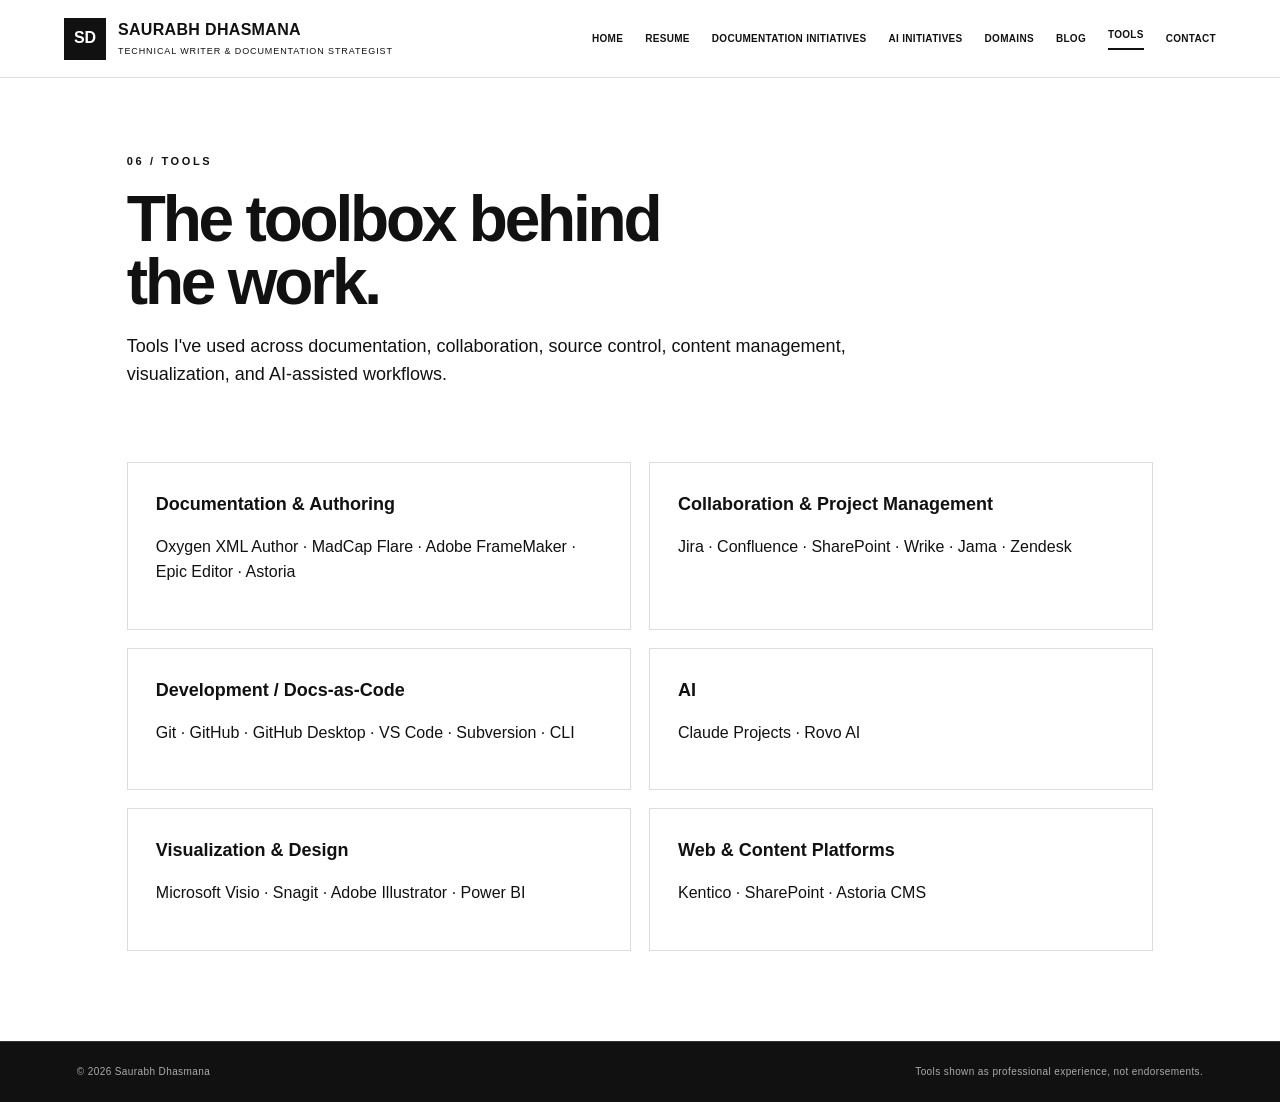
<file: tools.html>
<!DOCTYPE html>
<html lang="en">
 <head>
  <meta charset="utf-8"/>
  <meta content="width=device-width, initial-scale=1.0" name="viewport"/>
  <title>
   Tools &mdash; Saurabh Dhasmana
  </title>
  <link href="styles.css" rel="stylesheet"/>
  <style>

  /* Consistent responsive navigation across all portfolio pages */
  .menu-toggle {
   display: none;
   align-items: center;
   justify-content: center;
   gap: 7px;
   background: transparent;
   border: 1px solid #222;
   border-radius: 5px;
   padding: 9px 10px;
   color: #111;
   cursor: pointer;
   font: inherit;
   font-size: 12px;
   letter-spacing: 1px;
   text-transform: uppercase;
   flex: 0 0 auto;
   white-space: nowrap;
  }

  .menu-icon {
   width: 19px;
   height: 14px;
   display: flex;
   flex-direction: column;
   justify-content: space-between;
  }

  .menu-icon span {
   display: block;
   width: 19px;
   height: 2px;
   background: currentColor;
   transition: transform 0.25s ease, opacity 0.2s ease;
  }

  .menu-toggle[aria-expanded="true"] .menu-icon span:first-child {
   transform: translateY(6px) rotate(45deg);
  }

  .menu-toggle[aria-expanded="true"] .menu-icon span:nth-child(2) {
   opacity: 0;
  }

  .menu-toggle[aria-expanded="true"] .menu-icon span:last-child {
   transform: translateY(-6px) rotate(-45deg);
  }

  @media screen and (max-width: 760px) {
   .site-header {
    position: relative;
    display: flex;
    flex-direction: row;
    flex-wrap: nowrap;
    align-items: center;
    justify-content: space-between;
    gap: 8px;
    z-index: 1000;
    box-sizing: border-box;
   }

   .site-header > .brand {
    flex: 1 1 auto;
    min-width: 0;
    max-width: calc(100% - 100px);
   }

   .site-header > .brand strong {
    font-size: 12px;
   }

   .site-header > .brand small {
    font-size: 8px;
    line-height: 1.35;
   }

   .site-header > .menu-toggle {
    display: inline-flex;
    margin-left: auto;
   }

   .site-header > nav {
    display: none !important;
    position: absolute;
    top: 100%;
    left: 0;
    right: 0;
    width: 100%;
    box-sizing: border-box;
    flex-direction: column;
    align-items: stretch;
    gap: 0;
    padding: 8px 16px;
    margin: 0;
    background: #fff;
    border: 1px solid #dedede;
    border-radius: 0 0 8px 8px;
    box-shadow: 0 8px 18px rgba(0,0,0,0.10);
    z-index: 1001;
   }

   .site-header > nav.is-open {
    display: flex !important;
   }

   .site-header > nav a {
    display: block;
    width: 100%;
    box-sizing: border-box;
    padding: 13px 10px;
    border-bottom: 1px solid #eeeeee;
    text-decoration: none;
    font-size: 14px;
   }

   .site-header > nav a:last-child {
    border-bottom: none;
   }

   .site-header > nav a.active {
    font-weight: 700;
   }
  }

 </style>
 </head>
 <body>
  <header class="site-header">
   <a class="brand" href="index.html">
    <span class="brand-mark">
     SD
    </span>
    <span>
     <strong>
      SAURABH DHASMANA
     </strong>
     <small>
      TECHNICAL WRITER &amp; DOCUMENTATION STRATEGIST
     </small>
    </span>
   </a>
   
   <button class="menu-toggle" type="button"
    aria-label="Open navigation menu"
    aria-expanded="false"
    aria-controls="main-navigation">
    <span class="menu-icon" aria-hidden="true">
     <span></span><span></span><span></span>
    </span>
    <span class="menu-label">Menu</span>
   </button>
<nav id="main-navigation">
    <a href="index.html">
     Home
    </a>
    <a href="resume.html">
     Resume
    </a>
    <a href="documentation.html">
     Documentation Initiatives
    </a>
    <a href="ai.html">
     AI Initiatives
    </a>
    <a href="domains.html">
     Domains
    </a>
    <a href="blog.html">
     Blog
    </a>
    <a class="active" href="tools.html">
     Tools
    </a>
    <a href="contact.html">
     Contact
    </a>
   </nav>
  </header>
  <main>
   <section class="page-hero">
    <p class="eyebrow">
     06 / TOOLS
    </p>
    <h1>
     The toolbox behind
     <br/>
     the work.
    </h1>
    <p class="lead">
     Tools I've used across documentation, collaboration, source control, content management, visualization, and AI-assisted workflows.
    </p>
   </section>
   <section class="page-content">
    <div class="tools-grid">
     <article class="tool-card">
      <h3>
       Documentation &amp; Authoring
      </h3>
      <p>
       Oxygen XML Author &middot; MadCap Flare &middot; Adobe FrameMaker &middot; Epic Editor &middot; Astoria
      </p>
     </article>
     <article class="tool-card">
      <h3>
       Collaboration &amp; Project Management
      </h3>
      <p>
       Jira &middot; Confluence &middot; SharePoint &middot; Wrike &middot; Jama &middot; Zendesk
      </p>
     </article>
     <article class="tool-card">
      <h3>
       Development / Docs-as-Code
      </h3>
      <p>
       Git &middot; GitHub &middot; GitHub Desktop &middot; VS Code &middot; Subversion &middot; CLI
      </p>
     </article>
     <article class="tool-card">
      <h3>
       AI
      </h3>
      <p>
       Claude Projects &middot; Rovo AI
      </p>
     </article>
     <article class="tool-card">
      <h3>
       Visualization &amp; Design
      </h3>
      <p>
       Microsoft Visio &middot; Snagit &middot; Adobe Illustrator &middot; Power BI
      </p>
     </article>
     <article class="tool-card">
      <h3>
       Web &amp; Content Platforms
      </h3>
      <p>
       Kentico &middot; SharePoint &middot; Astoria CMS
      </p>
     </article>
    </div>
   </section>
  </main>
  <footer>
   <span>
    &copy; 2026 Saurabh Dhasmana
   </span>
   <span>
    Tools shown as professional experience, not endorsements.
   </span>
  </footer>
 
  <script>
   (function () {
    const menuButton = document.querySelector('.menu-toggle');
    const navigation = document.querySelector('#main-navigation');
    if (!menuButton || !navigation) return;

    const menuLabel = menuButton.querySelector('.menu-label');

    function closeMenu() {
     navigation.classList.remove('is-open');
     menuButton.setAttribute('aria-expanded', 'false');
     menuButton.setAttribute('aria-label', 'Open navigation menu');
     if (menuLabel) menuLabel.textContent = 'Menu';
    }

    function openMenu() {
     navigation.classList.add('is-open');
     menuButton.setAttribute('aria-expanded', 'true');
     menuButton.setAttribute('aria-label', 'Close navigation menu');
     if (menuLabel) menuLabel.textContent = 'Close';
    }

    menuButton.addEventListener('click', function () {
     const isOpen = menuButton.getAttribute('aria-expanded') === 'true';
     if (isOpen) closeMenu();
     else openMenu();
    });

    navigation.querySelectorAll('a').forEach(function (link) {
     link.addEventListener('click', closeMenu);
    });

    document.addEventListener('click', function (event) {
     if (!menuButton.contains(event.target) && !navigation.contains(event.target)) {
      closeMenu();
     }
    });

    document.addEventListener('keydown', function (event) {
     if (event.key === 'Escape') {
      closeMenu();
      menuButton.focus();
     }
    });

    window.addEventListener('resize', function () {
     if (window.innerWidth > 760) closeMenu();
    });
   })();
  </script>

 </body>
</html>
</file>
<file: styles.css>
* {
  box-sizing:border-box
}
html {
  scroll-behavior:smooth
}
body {
  margin:0;
  font-family:Arial,Helvetica,sans-serif;
  color:#111;
  background:#fff;
  line-height:1.55
}
.site-header {
  min-height:78px;
  padding:17px 5%;
  display:flex;
  align-items:center;
  justify-content:space-between;
  border-bottom:1px solid #ddd;
  position:sticky;
  top:0;
  background:rgba(255,255,255,.96);
  backdrop-filter:blur(8px);
  z-index:20
}
.brand {
  display:flex;
  gap:12px;
  align-items:center;
  text-decoration:none;
  color:#111
}
.brand-mark {
  background:#111;
  color:#fff;
  width:42px;
  height:42px;
  display:grid;
  place-items:center;
  font-weight:800
}
.brand strong {
  display:block;
  font-size:16px;
  letter-spacing:.02em
}
.brand small {
  display:block;
  font-size:9px;
  letter-spacing:.1em;
  margin-top:2px
}
nav {
  display:flex;
  gap:22px;
  align-items:center;
  flex-wrap:wrap;
  justify-content:flex-end
}
nav a {
  text-decoration:none;
  color:#111;
  text-transform:uppercase;
  font-size:10px;
  font-weight:700;
  letter-spacing:.03em
}
nav a:hover,nav a.active {
  border-bottom:2px solid #111;
  padding-bottom:5px
}
.container {
  max-width:1180px;
  margin:auto;
  padding:0 6%
}
.hero {
  min-height:650px;
  padding:65px 6%;
  display:grid;
  grid-template-columns:1fr 1fr;
  gap:50px;
  align-items:center
}
.eyebrow {
  font-size:11px;
  letter-spacing:.24em;
  font-weight:800;
  margin:0 0 18px
}
.hero h1 {
  font-size:clamp(58px,7vw,105px);
  line-height:.88;
  letter-spacing:-.06em;
  margin:0
}
.rule {
  width:58px;
  height:3px;
  background:#111;
  margin:27px 0 21px
}
.hero h2 {
  font-size:25px;
  line-height:1.2;
  text-transform:uppercase;
  letter-spacing:.035em;
  margin:0 0 20px
}
.intro {
  font-size:16px;
  max-width:590px
}
.actions {
  display:flex;
  gap:12px;
  margin-top:28px;
  flex-wrap:wrap
}
.button {
  display:inline-block;
  padding:13px 20px;
  text-decoration:none;
  text-transform:uppercase;
  font-size:11px;
  font-weight:800;
  border:1px solid #111
}
.button-dark {
  background:#111;
  color:#fff
}
.button-light {
  background:#fff;
  color:#111
}
.portrait-wrap {
  position:relative;
  display:flex;
  justify-content:center;
  align-items:center;
  min-height:520px
}
.portrait {
  width:min(455px,90%);
  height:520px;
  object-fit:cover;
  object-position:center top;
  position:relative;
  z-index:1;
  -webkit-mask-image:linear-gradient(to bottom, black 0%, black 65%, transparent 100%);
  mask-image:linear-gradient(to bottom, black 0%, black 95%, transparent 100%)
}
.section {
  padding:82px 6%
}
.section-heading {
  display:flex;
  justify-content:center;
  align-items:center;
  gap:18px;
  margin-bottom:35px
}
.section-heading span {
  width:55px;
  height:2px;
  background:#111
}
.section-heading h2 {
  font-size:16px;
  letter-spacing:.2em;
  margin:0
}
.cards {
  display:grid;
  grid-template-columns:repeat(4,1fr);
  gap:18px
}
.card {
  border:1px solid #ddd;
  padding:28px;
  text-decoration:none;
  color:#111;
  min-height:290px;
  display:flex;
  flex-direction:column;
  transition:.2s
}
.card:hover {
  transform:translateY(-4px);
  border-color:#111
}
.number {
  font-size:29px;
  font-weight:800
}
.card h3 {
  font-size:20px;
  text-transform:uppercase;
  line-height:1.15;
  margin:12px 0
}
.card p {
  font-size:13px
}
.explore {
  margin-top:auto;
  font-size:11px;
  font-weight:800
}
.impact-strip {
  background:#111;
  color:#fff;
  display:grid;
  grid-template-columns:repeat(4,1fr);
  padding:30px 6%;
  gap:20px
}
.impact-strip div {
  border-right:1px solid #555;
  padding:0 24px
}
.impact-strip div:first-child {
  padding-left:0
}
.impact-strip div:last-child {
  border:0
}
.impact-strip strong {
  display:block;
  font-size:24px
}
.impact-strip span {
  font-size:9px;
  letter-spacing:.1em
}
.home-lower {
  display:grid;
  grid-template-columns:1fr 1fr;
  gap:50px;
  max-width:1180px;
  margin:auto;
  padding:80px 6%
}
.home-lower h2,.page-hero h1,.content-section h2 {
  font-size:clamp(40px,5vw,68px);
  line-height:.98;
  letter-spacing:-.05em;
  margin:0 0 20px
}
.home-lower p {
  max-width:650px
}
.checklist {
  list-style:none;
  padding:0;
  margin:10px 0
}
.checklist li {
  padding:8px 0;
  border-bottom:1px solid #ddd
}
.checklist li:before {
  content:'✓';
  font-weight:800;
  margin-right:12px
}
.page-hero {
  padding:75px 6% 55px;
  max-width:1180px;
  margin:auto
}
.page-hero .lead {
  max-width:780px;
  font-size:18px
}
.page-content {
  max-width:1180px;
  margin:auto;
  padding:0 6% 90px
}
.timeline {
  border-left:2px solid #111;
  margin-left:8px;
  padding-left:35px
}
.job {
  position:relative;
  margin-bottom:55px
}
.job:before {
  content:'';
  position:absolute;
  left:-43px;
  top:6px;
  width:13px;
  height:13px;
  border-radius:50%;
  background:#111
}
.job .date {
  font-size:10px;
  font-weight:800;
  letter-spacing:.14em
}
.job h2 {
  font-size:29px;
  margin:7px 0 0
}
.job h3 {
  font-size:15px;
  margin:4px 0 15px
}
.job ul {
  padding-left:19px
}
.job li {
  margin:7px 0
}
.tools-line {
  font-size:12px;
  border-top:1px solid #bbb;
  padding-top:12px;
  margin-top:18px
}
.dark-section {
  background:#111;
  color:#fff
}
.initiative-grid {
  display:grid;
  grid-template-columns:repeat(2,1fr);
  gap:40px
}
.initiative {
  border-top:1px solid #555;
  padding-top:18px
}
.initiative h2 {
  font-size:28px;
  line-height:1.1;
  margin:12px 0
}
.initiative p {
  color:#ccc
}
.tag {
  font-size:10px;
  letter-spacing:.16em;
  font-weight:800
}
.ai-flow {
  display:grid;
  grid-template-columns:repeat(4,1fr);
  gap:15px;
  margin:45px 0
}
.ai-flow article {
  border:1px solid #ccc;
  padding:25px;
  min-height:190px
}
.ai-flow b {
  font-size:25px
}
.ai-flow h3 {
  margin:18px 0 8px
}
.callout {
  border:1px solid #111;
  padding:20px;
  margin-top:25px
}
.domain-grid,.blog-grid,.tools-grid {
  display:grid;
  grid-template-columns:repeat(2,1fr);
  gap:18px
}
.domain-card,.blog-card,.tool-card {
  border:1px solid #ddd;
  padding:28px
}
.domain-card {
  min-height:245px
}
.domain-card h2,.blog-card h2 {
  font-size:27px;
  line-height:1.1;
  margin:16px 0 10px
}
.domain-card span {
  font-size:28px;
  font-weight:800
}
.blog-card {
  min-height:220px
}
.blog-card span {
  font-size:10px;
  font-weight:800;
  letter-spacing:.14em
}
.tool-card h3 {
  margin:0 0 8px;
  font-size:18px
}
.contact-box {
  background:#111;
  color:#fff;
  padding:60px 6%;
  display:flex;
  align-items:end;
  justify-content:space-between;
  gap:30px
}
.contact-box h1 {
  font-size:clamp(42px,6vw,75px);
  line-height:.95;
  margin:0 0 15px;
  letter-spacing:-.05em
}
.contact-box p {
  color:#ccc
}
.contact-box .button {
  border-color:#fff
}
.download {
  margin-top:20px
}
footer {
  display:flex;
  justify-content:space-between;
  padding:22px 6%;
  font-size:10px;
  letter-spacing:.04em;
  background:#111;
  color:#aaa;
  border-top:1px solid #333
}
@media(max-width:1050px) {
  nav {
    gap:12px
  }
  .cards {
    grid-template-columns:repeat(2,1fr)
  }
  .impact-strip {
    grid-template-columns:repeat(2,1fr)
  }
  .impact-strip div:nth-child(2) {
    border:0
  }
  .initiative-grid,.ai-flow,.domain-grid,.blog-grid,.tools-grid {
    grid-template-columns:1fr
  }
  .home-lower {
    grid-template-columns:1fr
  }
}
@media(max-width:760px) {
  .site-header {
    position:static;
    align-items:flex-start;
    flex-direction:column;
    gap:15px
  }
  .hero {
    grid-template-columns:1fr;
    padding-top:45px
  }
  .portrait-wrap {
    min-height:430px
  }
  .portrait {
    height:430px
  }
  .cards {
    grid-template-columns:1fr
  }
  .impact-strip {
    grid-template-columns:1fr
  }
  .impact-strip div {
    border-right:0;
    border-bottom:1px solid #555;
    padding:18px 0
  }
  .domain-grid,.blog-grid,.tools-grid {
    grid-template-columns:1fr
  }
  .contact-box {
    align-items:flex-start;
    flex-direction:column
  }
  footer {
    flex-direction:column;
    gap:8px
  }
  .hero h1 {
    font-size:58px
  }
}
/* Documentation initiative reading mode */
.documentation-explorer {
  padding-top:0
}
.initiative-card {
  cursor:pointer;
  outline:none;
  transition:transform .25s ease,border-color .25s ease,background .25s ease,opacity .25s ease
}
.initiative-card:focus-visible {
  outline:2px solid #111;
  outline-offset:4px
}
.initiative-card .explore {
  display:block;
  margin-top:22px
}
.initiative-reading {
  display:grid;
  grid-template-columns:280px minmax(0,1fr);
  gap:56px;
  align-items:start
}
.initiative-sidebar {
  position:sticky;
  top:102px;
  border-right:1px solid #ddd;
  min-height:calc(100vh - 125px);
  padding-right:28px
}
.sidebar-title {
  font-size:11px;
  font-weight:800;
  letter-spacing:.12em;
  margin-bottom:25px
}
.initiative-toc {
  display:flex;
  flex-direction:column
}
.toc-item {
  appearance:none;
  border:0;
  border-left:2px solid transparent;
  background:transparent;
  text-align:left;
  padding:14px 12px 14px 16px;
  display:grid;
  grid-template-columns:28px 1fr;
  gap:8px;
  cursor:pointer;
  color:#111;
  font:inherit;
  line-height:1.25
}
.toc-item:hover {
  background:#f7f7f7
}
.toc-item.active {
  border-left-color:#111;
  background:#f5f5f5
}
.toc-number {
  font-size:10px;
  font-weight:800;
  letter-spacing:.08em;
  padding-top:2px
}
.toc-title {
  font-size:13px;
  font-weight:700
}
.initiative-detail {
  max-width:820px;
  padding-bottom:60px;
  outline:none
}
.detail-topline {
  font-size:10px;
  letter-spacing:.18em;
  font-weight:800;
  margin-bottom:18px
}
.initiative-detail h1 {
  font-size:clamp(42px,5vw,70px);
  line-height:.98;
  letter-spacing:-.055em;
  margin:0 0 18px;
  max-width:850px
}
.detail-meta {
  font-size:12px;
  color:#666;
  letter-spacing:.04em;
  margin:0 0 42px
}
.detail-section {
  border-top:1px solid #bbb;
  padding-top:25px;
  margin-top:38px
}
.detail-section h2 {
  font-size:24px;
  line-height:1.1;
  margin:0 0 18px
}
.detail-section p {
  font-size:15px;
  max-width:780px;
  margin:0 0 16px
}
.detail-section p:last-child {
  margin-bottom:0
}
.detail-impact {
  padding-bottom:10px
}
.impact-number {
  font-size:clamp(60px,9vw,105px);
  font-weight:800;
  letter-spacing:-.07em;
  line-height:.95;
  margin:22px 0 0
}
.impact-label {
  text-transform:uppercase;
  font-size:10px!important;
  font-weight:800;
  letter-spacing:.14em;
  color:#555;
  margin:7px 0 28px!important
}
.model-line {
  font-size:20px;
  line-height:1.25;
  padding:18px 0;
  border-top:1px solid #ddd;
  max-width:780px
}
.detail-nav {
  display:flex;
  justify-content:space-between;
  gap:15px;
  border-top:1px solid #bbb;
  margin-top:52px;
  padding-top:18px
}
.detail-nav button {
  appearance:none;
  background:#fff;
  color:#111;
  border:1px solid #111;
  padding:12px 15px;
  font-size:10px;
  font-weight:800;
  letter-spacing:.04em;
  cursor:pointer
}
.detail-nav .next-button {
  background:#111;
  color:#fff
}
.generic-detail {
  min-height:250px
}
@media(max-width:900px) {
  .initiative-reading {
    grid-template-columns:1fr;
    gap:25px
  }
  .initiative-sidebar {
    position:static;
    min-height:0;
    border-right:0;
    border-bottom:1px solid #ddd;
    padding:0 0 20px
  }
  .initiative-toc {
    display:grid;
    grid-template-columns:repeat(2,1fr);
    gap:1px
  }
  .toc-item {
    border-left:0;
    border-top:2px solid transparent
  }
  .toc-item.active {
    border-top-color:#111;
    border-left:0
  }
  .initiative-detail {
    max-width:none
  }
  .detail-section p {
    max-width:none
  }
}
@media(max-width:600px) {
  .initiative-toc {
    grid-template-columns:1fr
  }
  .initiative-detail h1 {
    font-size:42px
  }
  .detail-section h2 {
    font-size:21px
  }
  .detail-section p {
    font-size:14px
  }
  .detail-nav {
    flex-direction:column
  }
  .detail-nav button {
    width:100%
  }
}
.initiative-reading[hidden] {
  display:none
}
.grid-collapsing {
  pointer-events:none
}
.grid-collapsing .initiative-card {
  opacity:0;
  transform:translateX(-70px) scale(.92)
}
.initiative-reading:not([hidden]) .initiative-sidebar {
  animation:toc-in .38s ease both
}
.initiative-reading:not([hidden]) .initiative-detail {
  animation:detail-in .42s ease both
}
@keyframes toc-in {
  from {
    opacity:0;
    transform:translateX(-35px)
  }
  to {
    opacity:1;
    transform:translateX(0)
  }
}
@keyframes detail-in {
  from {
    opacity:0;
    transform:translateX(30px)
  }
  to {
    opacity:1;
    transform:translateX(0)
  }
}
</file>
